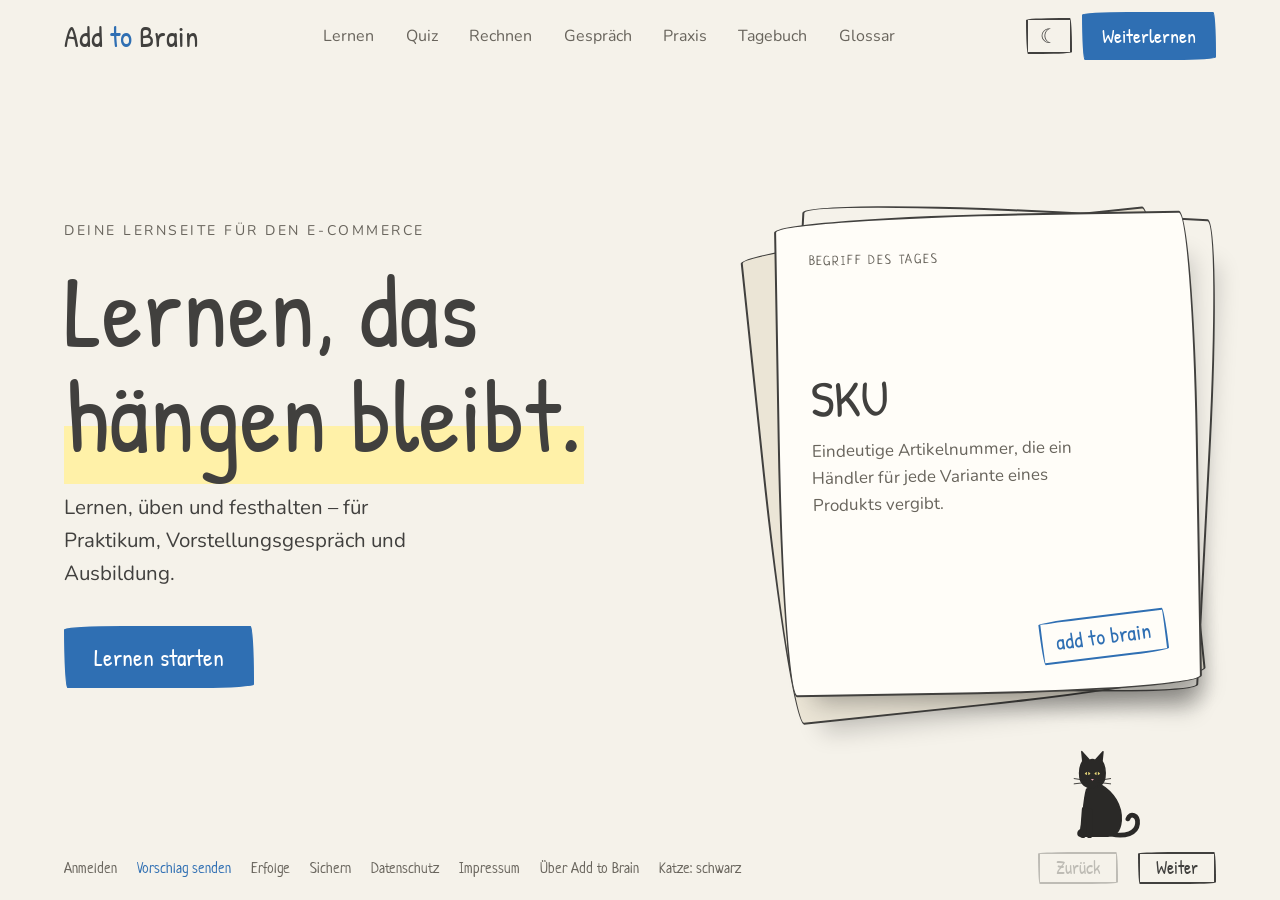
<file: index.html>
<!doctype html>
<html lang="de">
<head>
  <meta charset="utf-8">
  <meta name="viewport" content="width=device-width, initial-scale=1">
  <title>Add to Brain – Lernen für E-Commerce</title>
  <meta name="description" content="Lernseite für Praktikum, Vorstellungsgespräch und Ausbildung zur Kauffrau / zum Kaufmann im E-Commerce.">
  <script>try { if (localStorage.getItem('atb-modus') === 'dunkel') document.documentElement.classList.add('dark'); } catch (e) {}</script>
  <link rel="icon" href="favicon.ico?v=202611121428" sizes="any">
  <link rel="icon" type="image/png" sizes="32x32" href="icons/favicon-32.png?v=202611121428">
  <link rel="icon" type="image/png" sizes="16x16" href="icons/favicon-16.png?v=202611121428">
  <link rel="apple-touch-icon" href="icons/apple-touch-icon.png?v=202611121337">
  <link rel="manifest" href="manifest.webmanifest?v=202611121337">
  <meta name="apple-mobile-web-app-title" content="Add to Brain">
  <meta name="application-name" content="Add to Brain">
  <meta name="theme-color" content="#f5f2ea">
  <link href="css/fonts.css?v=202611121601" rel="stylesheet">
  <link href="css/paper.min.css?v=202611121601" rel="stylesheet">
  <link href="css/katze.css?v=202611121922" rel="stylesheet">
  <link href="css/style.css?v=202611130810" rel="stylesheet">
</head>
<body>
  <header class="kopf">
    <a href="#start" class="logo">Add <span>to</span> Brain</a>
    <nav aria-label="Hauptmenü">
      <ul class="menue">
        <li><a href="#lernen">Lernen</a></li>
        <li><a href="#quiz">Quiz</a></li>
        <li><a href="#rechnen">Rechnen</a></li>
        <li><a href="#training">Gespräch</a></li>
        <li><a href="#shop">Praxis</a></li>
        <li><a href="#tagebuch">Tagebuch</a></li>
        <li><a href="#glossar">Glossar</a></li>
      </ul>
    </nav>
    <button type="button" class="modus" id="modus" aria-pressed="false" aria-label="Dunkelmodus einschalten" title="Dunkelmodus einschalten">☾</button>
    <a href="#quiz" class="cta">Weiterlernen</a>
  </header>

  <main class="spur" id="spur">
    <!-- START -->
    <section id="start" class="seite start">
      <div class="hero">
        <div class="hero-text">
          <span class="kicker">Deine Lernseite für den E-Commerce</span>
          <h1>Lernen, das <mark>hängen bleibt.</mark></h1>
          <p class="lead">Lernen, üben und festhalten – für Praktikum, Vorstellungsgespräch und Ausbildung.</p>
          <a href="#lernen" class="cta gross">Lernen starten</a>
        </div>
        <a href="#glossar" class="stapel" aria-label="Begriff des Tages – zum Glossar">
          <span class="blatt"></span>
          <span class="blatt"></span>
          <span class="blatt">
            <span class="klein">Begriff des Tages</span>
            <span>
              <span class="wort" id="bdt-wort"></span>
              <span class="erkl" id="bdt-erkl"></span>
            </span>
            <span class="stempel">add to brain</span>
          </span>
        </a>
      </div>
      <div class="start-rest">
        <div class="kacheln">
          <a href="#tagebuch" class="card kachel"><div class="card-body">
            <h4 class="card-title">Praktikum</h4>
            <p class="lesbar">Tagebuch führen und Wochenberichte erstellen.</p>
          </div></a>
          <a href="#lernen" class="card kachel"><div class="card-body">
            <h4 class="card-title">Lernen</h4>
            <p class="lesbar">Lerntexte zum Lesen und Vorlesen, mit Mini-Quiz.</p>
          </div></a>
          <a href="#quiz" class="card kachel"><div class="card-body">
            <h4 class="card-title">Quiz</h4>
            <p class="lesbar">Lernkartei: Was sitzt, kommt seltener dran.</p>
          </div></a>
          <a href="#glossar" class="card kachel"><div class="card-body">
            <h4 class="card-title">Glossar</h4>
            <p class="lesbar">Alle Begriffe nachschlagen und eigene hinzufügen.</p>
          </div></a>
          <a href="#training" class="card kachel"><div class="card-body">
            <h4 class="card-title">Gespräch üben</h4>
            <p class="lesbar">Fragen aus dem Vorstellungsgespräch laut beantworten.</p>
          </div></a>
          <a href="#rechnen" class="card kachel"><div class="card-body">
            <h4 class="card-title">Rechnen üben</h4>
            <p class="lesbar">Mehrwertsteuer, Rabatt, Kalkulation und Kennzahlen.</p>
          </div></a>
          <a href="#shop" class="card kachel"><div class="card-body">
            <h4 class="card-title">Praxis</h4>
            <p class="lesbar">Missionen aus dem Alltag von Onlineshops.</p>
          </div></a>
          <a href="#erfolge" class="card kachel"><div class="card-body">
            <h4 class="card-title">Erfolge</h4>
            <p class="lesbar">Punkte, Rang, Abzeichen und Lerntage.</p>
          </div></a>
        </div>
        <div class="card fortschritt-karte"><div class="card-body">
          <h4 class="card-title">Dein Fortschritt</h4>
          <div id="fortschritt"></div>
        </div></div>
      </div>
    </section>

    <!-- LERNEN -->
    <section id="lernen" class="seite" hidden>
      <div id="ln-liste">
        <h2>Lernmodule</h2>
        <p class="lesbar">Lies die Module der Reihe nach oder lass sie dir vorlesen. Nach jedem Modul kommen 3 Fragen. Mit 2 richtigen Antworten ist es bestanden und das nächste wird freigeschaltet.</p>
        <div id="ln-module" class="module"></div>
      </div>

      <div id="ln-modul" hidden>
        <button type="button" id="ln-zurueck" class="btn-small">Zur Übersicht</button>
        <h2 id="ln-titel"></h2>
        <div class="card vorlesen"><div class="card-body">
          <div id="ln-steuerung" class="knoepfe">
            <button type="button" id="ln-play" class="btn-secondary">Vorlesen</button>
            <button type="button" id="ln-pause" hidden>Pause</button>
            <button type="button" id="ln-stopp">Stopp</button>
            <label class="tempo">Tempo
              <select id="ln-tempo">
                <option value="0.8">langsam</option>
                <option value="0.9">etwas langsamer</option>
                <option value="1" selected>normal</option>
                <option value="1.15">etwas schneller</option>
              </select>
            </label>
          </div>
          <p class="hinweis lesbar">Tipp: Auf einen Satz klicken, dann wird ab dort vorgelesen.</p>
          <p id="ln-vorlesen-hinweis" class="hinweis lesbar" hidden>Dein Browser kann leider nicht vorlesen. Probier es mit Edge, Chrome oder Safari.</p>
        </div></div>
        <article id="ln-text" class="lerntext lesbar"></article>
        <button type="button" id="ln-zum-quiz" class="btn-primary">Weiter zum Mini-Quiz</button>
        <div id="ln-quiz" class="card fliesst neue-spalte" hidden><div class="card-body">
          <h4 class="card-title">Mini-Quiz</h4>
          <div id="ln-fragen"></div>
          <p id="ln-ergebnis" class="qz-frage lesbar" aria-live="polite"></p>
          <div id="ln-ergebnis-knoepfe" class="knoepfe"></div>
        </div></div>
      </div>
    </section>

    <!-- RETRO-SHOP -->
    <section id="shop" class="seite" hidden>
      <div id="rs-liste">
        <h2>Praxis</h2>
        <p class="lesbar leise">Hier arbeitest du in ausgedachten Onlineshops mit. In jeder Mission erlebst du eine Situation aus dem Arbeitsalltag und entscheidest, was zu tun ist.</p>
        <p id="rs-stand" class="hinweis"></p>
        <p class="lesbar">Wähle zuerst einen Shop. Die Missionen öffnen sich rechts daneben.</p>
        <div id="rs-shops" class="module"></div>
        <div id="rs-missionen" class="module neue-spalte" hidden></div>
      </div>

      <div id="rs-mission" hidden>
        <button type="button" id="rs-zurueck" class="btn-small">Zur Übersicht</button>
        <p class="qz-stufe" id="rs-thema"></p>
        <h2 id="rs-titel"></h2>
        <p id="rs-geschichte" class="lesbar rs-geschichte"></p>

        <div class="card neue-spalte" id="rs-aufgabe"><div class="card-body">
          <p class="qz-stufe" id="rs-schritt"></p>
          <p class="qz-frage lesbar" id="rs-frage"></p>
          <div class="qz-antworten" id="rs-antworten"></div>
          <p id="rs-rueck" class="lesbar" aria-live="polite"></p>
          <div class="knoepfe"><button type="button" id="rs-weiter" class="btn-primary" hidden>Weiter</button></div>
        </div></div>

        <div class="card ergebnis neue-spalte" id="rs-ende" hidden><div class="card-body">
          <h3 class="card-title">Mission geschafft!</h3>
          <p class="rs-ende-sterne" id="rs-ende-sterne"></p>
          <p id="rs-ende-text" class="lesbar"></p>
          <div class="knoepfe">
            <button type="button" id="rs-naechste" class="btn-primary">Nächste Mission</button>
            <button type="button" id="rs-zur-liste">Zur Übersicht</button>
          </div>
        </div></div>
      </div>
    </section>

    <!-- ERFOLGE -->
    <section id="erfolge" class="seite" hidden>
      <h2>Deine Erfolge</h2>
      <p class="lesbar leise">Punkte gibt es für alles, was du lernst. Kein Druck: Pausen sind erlaubt, und nichts geht verloren.</p>

      <div class="card"><div class="card-body">
        <p class="qz-stufe">Dein Rang</p>
        <p class="er-rang" id="er-rang"></p>
        <p id="er-punkte" class="lesbar"></p>
        <div class="progress"><div class="bar secondary" id="er-balken"></div></div>
        <p id="er-naechster" class="hinweis"></p>
        <h4 class="card-title">Lerntage</h4>
        <p id="er-tage" class="lesbar"></p>
        <p class="hinweis">Es zählt jeder Tag, an dem du etwas lernst oder einträgst. Eine Pause setzt nichts zurück.</p>
      </div></div>

      <div class="card neue-spalte fliesst"><div class="card-body">
        <h4 class="card-title">So bekommst du Punkte</h4>
        <ul id="er-punkteliste" class="er-punkteliste"></ul>
      </div></div>

      <div class="card neue-spalte fliesst"><div class="card-body">
        <h4 class="card-title">Abzeichen</h4>
        <p id="er-anzahl" class="hinweis"></p>
        <ul id="er-abzeichen" class="abzeichen-liste"></ul>
      </div></div>
    </section>

    <!-- RECHNEN -->
    <section id="rechnen" class="seite" hidden>
      <h2>Rechnen üben</h2>
      <p class="lesbar leise">Typische Rechnungen aus dem Onlinehandel: Mehrwertsteuer, Rabatt, Kalkulation, Kennzahlen, Werbung, Lager und Kosten. Die Zahlen sind jedes Mal neu. Nach dem Prüfen siehst du den Rechenweg.</p>

      <div class="card"><div class="card-body">
        <h4 class="card-title">Thema</h4>
        <div class="knoepfe rc-themen" id="rc-themen"></div>
      </div></div>

      <div class="card neue-spalte"><div class="card-body">
        <h4 class="card-title" id="rc-formeln-titel">Formeln</h4>
        <ul id="rc-formeln" class="lesbar rc-formeln"></ul>
        <p class="hinweis">Tipp: Runde Geldbeträge auf zwei Stellen nach dem Komma. Komma oder Punkt – beides geht.</p>
      </div></div>

      <div class="card neue-spalte" id="rc-aufgabe-karte"><div class="card-body">
        <h4 class="card-title">Jetzt du</h4>
        <p class="qz-stufe" id="rc-titel"></p>
        <p class="rc-aufgabe" id="rc-aufgabe"></p>
        <form id="rc-form" class="rc-form" autocomplete="off">
          <label for="rc-eingabe" class="unsichtbar">Deine Lösung</label>
          <input id="rc-eingabe" type="text" inputmode="decimal" placeholder="Deine Lösung">
          <span id="rc-einheit" class="rc-einheit"></span>
          <button type="submit" id="rc-pruefen" class="btn-primary">Prüfen</button>
        </form>
        <p id="rc-rueck" class="lesbar meldung" aria-live="polite"></p>
        <div id="rc-weg" hidden>
          <h4 class="card-title">Rechenweg</h4>
          <ol id="rc-weg-liste" class="lesbar rc-weg"></ol>
        </div>
        <div class="knoepfe"><button type="button" id="rc-naechste" class="btn-primary" hidden>Nächste Aufgabe</button></div>
      </div></div>

      <div class="card"><div class="card-body">
        <h4 class="card-title">Dein Stand</h4>
        <ul id="rc-stand" class="lesbar rc-formeln"></ul>
      </div></div>
    </section>

    <!-- TRAINING: Vorstellungsgespräch -->
    <section id="training" class="seite" hidden>
      <h2>Gespräch üben</h2>
      <p class="lesbar leise">Lass dir eine typische Frage vorlesen und antworte laut. „Antwort starten“ misst die Zeit und nimmt dich zum Anhören auf (wird nicht gespeichert).</p>

      <div class="card" id="gs-uebung"><div class="card-body">
        <p class="qz-stufe" id="gs-nummer"></p>
        <p class="gs-frage" id="gs-frage"></p>
        <div class="knoepfe">
          <button type="button" id="gs-vorlesen" class="btn-small">Vorlesen</button>
          <button type="button" id="gs-start" class="btn-primary">Antwort starten</button>
          <span class="gs-zeit" id="gs-zeit" aria-live="off">0:00</span>
        </div>
        <div class="knoepfe gs-aufnahme">
          <button type="button" id="gs-naechste" class="btn-primary gs-weiter">Nächste Frage</button>
          <audio id="gs-audio" controls hidden></audio>
        </div>
        <p id="gs-aufnahme-info" class="hinweis"></p>
      </div></div>

      <div class="card neue-spalte"><div class="card-body">
        <h4 class="card-title">Tipps zu dieser Frage</h4>
        <ul id="gs-tipps" class="lesbar gs-tipps"></ul>
      </div></div>

      <div class="card"><div class="card-body">
        <h4 class="card-title">Wie lief's?</h4>
        <div class="knoepfe">
          <button type="button" class="btn-small btn-success" data-bewertung="gut">Gut</button>
          <button type="button" class="btn-small btn-warning" data-bewertung="geht">Geht so</button>
          <button type="button" class="btn-small btn-danger" data-bewertung="nochmal">Nochmal üben</button>
        </div>
        <p id="gs-bewertet" class="lesbar meldung" aria-live="polite"></p>
      </div></div>

      <div class="card neue-spalte"><div class="card-body">
        <h4 class="card-title">Deine Stichpunkte</h4>
        <p class="hinweis">Nur Stichpunkte, keinen ganzen Text – sonst klingt es auswendig gelernt. Wird automatisch gespeichert.</p>
        <textarea id="gs-notiz" aria-label="Deine Stichpunkte zu dieser Frage" rows="8" placeholder="Zum Beispiel: Callcenter – freundlich bleiben, auch bei vielen Anrufen"></textarea>
      </div></div>

      <div class="card neue-spalte fliesst"><div class="card-body">
        <h4 class="card-title">Alle Fragen</h4>
        <p id="gs-stand" class="hinweis"></p>
        <ul id="gs-liste" class="gs-liste"></ul>
      </div></div>
    </section>

    <!-- KONTO -->
    <section id="konto" class="seite" hidden>
      <h2>Mein Konto</h2>

      <div id="ko-aus">
        <p class="lesbar leise">Die Anmeldung ist freiwillig. Ohne Anmeldung bleibt alles nur in diesem Browser. Mit Anmeldung hast du deinen Lernstand und dein Tagebuch auf jedem Gerät – zum Beispiel zu Hause und im BTZ.</p>
        <div class="card"><div class="card-body">
          <h4 class="card-title">Anmelden</h4>
          <form id="ko-form" class="formular">
            <label>E-Mail-Adresse<input type="email" id="ko-mail" required autocomplete="username email"></label>
            <label>Konto-Passwort<input type="password" id="ko-passwort" autocomplete="current-password"></label>
            <div class="knoepfe">
              <button type="submit" id="ko-anmelden" class="btn-primary">Anmelden</button>
              <button type="button" id="ko-vergessen" class="gs-link ko-vergessen">Passwort vergessen?</button>
            </div>
          </form>
          <p id="ko-meldung" class="lesbar meldung" aria-live="polite"></p>
        </div></div>

        <div class="card neue-spalte"><div class="card-body">
          <h4 class="card-title">Neu hier?</h4>
          <p class="lesbar">Dann schicken wir dir einen Anmeldelink an die E-Mail-Adresse links. Öffne ihn auf diesem Gerät.</p>
          <div class="formular">
            <label class="haken"><input type="checkbox" id="ko-einwilligung"> <span>Ich willige ein, dass mein Lernstand und – verschlüsselt – mein Tagebuch gespeichert werden, damit ich sie auf mehreren Geräten nutzen kann. Ich kann die Einwilligung jederzeit widerrufen, indem ich mein Konto lösche. Mehr dazu in der <a href="datenschutz.html">Datenschutzerklärung</a>.</span></label>
            <div class="knoepfe"><button type="button" id="ko-senden" class="btn-secondary">Anmeldelink schicken</button></div>
          </div>
          <p id="ko-link-meldung" class="lesbar meldung" aria-live="polite"></p>
        </div></div>

        <div class="card"><div class="card-body">
          <h4 class="card-title">So funktioniert es</h4>
          <p class="lesbar">Beim ersten Mal bekommst du einen Anmeldelink per E-Mail. Öffne ihn auf dem Gerät, auf dem du dich anmelden willst. Danach legst du unter „Mein Konto“ ein Konto-Passwort fest und meldest dich ab dann überall mit E-Mail und Passwort an.</p>
          <p class="lesbar">Dein Tagebuch schützt du zusätzlich mit einem eigenen Tagebuch-Passwort. Es wird verschlüsselt, bevor es deinen Browser verlässt. Niemand außer dir kann es lesen – auch nicht die Betreiberin der Seite.</p>
        </div></div>
      </div>

      <div id="ko-ein" hidden>
        <div class="card"><div class="card-body">
          <h4 class="card-title">Angemeldet</h4>
          <p class="lesbar">Als <strong id="ko-email"></strong></p>
          <p id="ko-sync" class="lesbar leise meldung" aria-live="polite"></p>
          <div class="knoepfe"><button type="button" id="ko-jetzt" class="btn-small">Jetzt synchronisieren</button></div>
        </div></div>

        <div class="card"><div class="card-body">
          <h4 class="card-title">Konto-Passwort</h4>
          <p class="lesbar">Mit E-Mail und Konto-Passwort meldest du dich auf jedem Gerät an. Ändern musst du es nur, wenn du möchtest.</p>
          <div class="knoepfe"><button type="button" id="ko-kontopw-auf" class="btn-small" aria-expanded="false" aria-controls="ko-kontopw-form">Passwort ändern</button></div>
          <form id="ko-kontopw-form" class="formular" hidden>
            <p class="hinweis">Nimm am besten ein anderes Passwort als für dein Tagebuch.</p>
            <input type="email" autocomplete="username" hidden aria-hidden="true" tabindex="-1">
            <label>Neues Konto-Passwort (mindestens 8 Zeichen)<input type="password" id="ko-kpw1" autocomplete="new-password" required></label>
            <label>Noch einmal<input type="password" id="ko-kpw2" autocomplete="new-password" required></label>
            <div class="knoepfe"><button type="submit" class="btn-primary">Passwort speichern</button></div>
          </form>
          <p id="ko-kontopw-meldung" class="lesbar meldung" aria-live="polite"></p>
        </div></div>

        <div class="card neue-spalte"><div class="card-body">
          <h4 class="card-title">Tagebuch-Schutz</h4>
          <div id="ko-tb-aktiv" hidden>
            <p class="lesbar">Dein Tagebuch wird verschlüsselt gespeichert und auf deinen Geräten abgeglichen.</p>
          </div>
          <div id="ko-tb-neu" hidden>
            <p class="lesbar">Lege ein Tagebuch-Passwort fest. Damit wird dein Tagebuch verschlüsselt, bevor es gespeichert wird. <strong>Wichtig:</strong> Vergisst du das Passwort, kann niemand dein Tagebuch wiederherstellen – auch nicht die Betreiberin.</p>
            <form id="ko-tb-neu-form" class="formular">
              <label>Tagebuch-Passwort (mindestens 8 Zeichen)<input type="password" id="ko-pw1" autocomplete="new-password" required></label>
              <label>Noch einmal<input type="password" id="ko-pw2" autocomplete="new-password" required></label>
              <label class="haken"><input type="checkbox" id="ko-pw-verstanden"> <span>Ich habe verstanden: Ohne dieses Passwort komme ich nicht mehr an mein gespeichertes Tagebuch.</span></label>
              <div class="knoepfe"><button type="submit" class="btn-primary">Tagebuch schützen</button></div>
            </form>
            <p id="ko-tb-meldung" class="lesbar meldung" aria-live="polite"></p>
          </div>
          <div id="ko-tb-entsperren" hidden>
            <p class="lesbar">In deinem Konto liegt ein verschlüsseltes Tagebuch. Gib dein Tagebuch-Passwort ein, um es auf diesem Gerät zu öffnen.</p>
            <form id="ko-tb-entsperren-form" class="formular">
              <label>Tagebuch-Passwort<input type="password" id="ko-pw3" autocomplete="current-password" required></label>
              <div class="knoepfe"><button type="submit" class="btn-primary">Tagebuch öffnen</button></div>
            </form>
            <p id="ko-tb-meldung2" class="lesbar meldung" aria-live="polite"></p>
          </div>
        </div></div>

        <div class="card neue-spalte"><div class="card-body">
          <h4 class="card-title">Abmelden</h4>
          <p class="lesbar">Auf einem fremden oder gemeinsam genutzten Computer, zum Beispiel im BTZ: am besten „Abmelden und Daten entfernen“ wählen. Deine Daten bleiben in deinem Konto.</p>
          <div class="knoepfe">
            <button type="button" id="ko-abmelden" class="btn-small">Abmelden</button>
            <button type="button" id="ko-abmelden-entfernen" class="btn-small">Abmelden und Daten entfernen</button>
          </div>
        </div></div>

        <div class="card"><div class="card-body">
          <h4 class="card-title">Konto löschen</h4>
          <p class="lesbar">Löscht dein Konto und alle Daten, die auf dem Server gespeichert sind. Das lässt sich nicht rückgängig machen.</p>
          <div class="knoepfe"><button type="button" id="ko-loeschen" class="btn-small btn-danger">Konto löschen</button></div>
        </div></div>
      </div>
    </section>

    <!-- TAGEBUCH -->
    <section id="tagebuch" class="seite" hidden>
      <h2>Praktikumstagebuch</h2>
      <p class="lesbar leise">Ein Eintrag pro Praktikumstag. Aus den Einträgen einer Woche entsteht auf Knopfdruck der Wochenbericht.</p>

      <div class="card"><div class="card-body">
        <h4 class="card-title">Wochenbericht</h4>
        <div class="reihe">
          <label>Woche<input type="week" id="wb-woche"></label>
          <button type="button" id="wb-erstellen" class="btn-primary">Erstellen</button>
        </div>
        <textarea id="wb-text" class="lesbar" rows="12" readonly hidden></textarea>
        <button type="button" id="wb-kopieren" hidden>Kopieren</button>
      </div></div>

      <div class="card neue-spalte"><div class="card-body">
        <h4 class="card-title">Neuer Eintrag</h4>
        <form id="tb-form" class="formular">
          <div class="reihe tb-zeit">
            <label>Datum<input type="date" id="tb-datum" required></label>
            <label>Von<input type="time" id="tb-von"></label>
            <label>Bis<input type="time" id="tb-bis"></label>
          </div>
          <label>Tätigkeiten<textarea id="tb-taetigkeiten" rows="2" placeholder="Was habe ich heute gemacht?"></textarea></label>
          <label>Gelerntes<textarea id="tb-gelernt" rows="2" placeholder="Was habe ich Neues gelernt?"></textarea></label>
          <label>Offene Fragen<textarea id="tb-fragen" rows="2" placeholder="Was will ich noch klären?"></textarea></label>
          <div class="knoepfe">
            <button type="submit" class="btn-success">Speichern</button>
            <button type="button" id="tb-abbrechen" hidden>Abbrechen</button>
          </div>
        </form>
      </div></div>

      <div class="card neue-spalte fliesst"><div class="card-body">
        <h4 class="card-title">Meine Einträge</h4>
        <div id="tb-liste"></div>
      </div></div>
    </section>

    <!-- GLOSSAR -->
    <section id="glossar" class="seite" hidden>
      <h2>Glossar</h2>
      <div class="card"><div class="card-body">
        <h4 class="card-title">Add to Brain</h4>
        <p class="lesbar">Begriff gehört und nicht verstanden? Hier eintragen. Er kommt ins Glossar und ins Quiz.</p>
        <form id="ab-form" class="formular">
          <label>Begriff<input type="text" id="ab-begriff" required></label>
          <label>Erklärung<textarea id="ab-erklaerung" rows="2" placeholder="Wenn du es noch nicht weißt: leer lassen und später ergänzen"></textarea></label>
          <div class="knoepfe"><button type="submit" class="btn-secondary">Add to Brain</button></div>
        </form>
      </div></div>

      <div class="card neue-spalte fliesst"><div class="card-body">
        <h4 class="card-title">Alle Begriffe</h4>
        <input type="search" id="gl-suche" placeholder="Suchen …" aria-label="Glossar durchsuchen">
        <dl id="gl-liste" class="glossar lesbar"></dl>
      </div></div>
    </section>

    <!-- QUIZ -->
    <section id="quiz" class="seite" hidden>
      <h2>Quiz</h2>
      <p class="lesbar leise">Hier übst du die Begriffe aus dem Glossar. Die Lernkartei merkt sich, was schon sitzt, und fragt es seltener ab.</p>
      <div class="card"><div class="card-body">
        <p id="qz-info" class="lesbar"></p>
        <div id="qz-karte" hidden>
          <p class="qz-stufe" id="qz-stufe"></p>
          <p class="qz-frage lesbar" id="qz-frage"></p>
          <div class="qz-antworten" id="qz-antworten"></div>
          <p class="qz-rueckmeldung lesbar" id="qz-rueckmeldung" aria-live="polite"></p>
          <div class="knoepfe">
            <button type="button" id="qz-weiter" class="btn-primary" hidden>Nächste Frage</button>
            <button type="button" id="qz-beenden" class="btn-small">Quiz beenden</button>
          </div>
        </div>
        <button type="button" id="qz-start" class="btn-primary">Los geht's</button>
      </div></div>

      <div class="card"><div class="card-body">
        <h4 class="card-title">So funktioniert die Lernkartei</h4>
        <p class="lesbar">Jeder Begriff liegt in einem von fünf Fächern. Richtig beantwortet, rutscht er ein Fach weiter und kommt seltener dran (Fach 1: sofort, 2: nach 1 Tag, 3: nach 3 Tagen, 4: nach 7 Tagen, 5: nach 14 Tagen). Falsch beantwortet, geht er zurück in Fach 1. Stufe 2 und 3 werden freigeschaltet, wenn die meisten Begriffe der Stufe davor mindestens in Fach 3 liegen.</p>
      </div></div>

      <div id="qz-ergebnis" class="card ergebnis neue-spalte fliesst" hidden><div class="card-body">
        <h4 class="card-title" id="qz-erg-titel"></h4>
        <p class="ergebnis-zahl" id="qz-erg-zahl"></p>
        <p class="lesbar" id="qz-erg-text"></p>
        <div id="qz-erg-liste" class="lesbar"></div>
        <div class="knoepfe"><button type="button" id="qz-erg-ok" class="btn-primary">Alles klar</button></div>
      </div></div>

      <div class="card neue-spalte" id="qz-kartei-karte"><div class="card-body">
        <h4 class="card-title">Deine Lernkartei</h4>
        <ol id="qz-faecher" class="qz-faecher" aria-label="Begriffe je Fach"></ol>
        <p id="qz-stufen" class="hinweis"></p>
      </div></div>

    </section>

    <!-- SICHERN -->
    <section id="sichern" class="seite" hidden>
      <h2>Sichern</h2>
      <div class="card"><div class="card-body">
        <p class="lesbar">Ohne Anmeldung liegen deine Daten nur in diesem Browser. Mit der Sicherungsdatei hast du jederzeit eine Kopie – oder du meldest dich unter „Mein Konto“ an, dann werden sie automatisch abgeglichen.</p>
        <div class="knoepfe">
          <button type="button" id="si-export" class="btn-success">Sicherung herunterladen</button>
          <label class="paper-btn">Sicherung einlesen<input type="file" id="si-import" accept=".json,application/json" hidden></label>
        </div>
        <p id="si-meldung" class="lesbar" aria-live="polite"></p>
      </div></div>
    </section>
  </main>

  <div id="ln-schwebe" class="schwebe" hidden aria-label="Vorlesen steuern">
    <span class="schwebe-text">Vorlesen</span>
    <button type="button" id="ln-s-pause" class="btn-small">Pause</button>
    <button type="button" id="ln-s-stopp" class="btn-small">Stopp</button>
  </div>

  <div class="leiste" aria-label="Fortschritt und Steuerung">
    <a href="#konto" class="leiste-link" id="leiste-konto">Anmelden</a>
    <a href="#" class="leiste-link leiste-vorschlag" data-feedback>Vorschlag senden</a>
    <a href="#erfolge" class="leiste-link">Erfolge</a>
    <a href="#sichern" class="leiste-link">Sichern</a>
    <a href="datenschutz.html" class="leiste-link">Datenschutz</a>
    <a href="impressum.html" class="leiste-link">Impressum</a>
    <a href="vorstellung.html" class="leiste-link">Über Add to Brain</a>
    <div class="balken" aria-hidden="true"><i id="balken"></i></div>
    <button class="pfeil" id="pfeil-links" type="button">Zurück</button>
    <button class="pfeil" id="pfeil-rechts" type="button">Weiter</button>
  </div>

  <script src="js/daten.js?v=202611130745"></script>
  <script src="js/module.js?v=202611130745"></script>
  <script src="js/lernen.js?v=202611130850"></script>
  <script src="js/gespraech.js?v=202611121905"></script>
  <script src="js/rechnen.js?v=202611130745"></script>
  <script src="js/missionen.js?v=202611130810"></script>
  <script src="js/app.js?v=202611130745"></script>
  <script src="js/erfolge.js?v=202611121601"></script>
  <script src="js/feedback.js?v=202611121601"></script>
  <script src="js/modus.js?v=202611121601"></script>
  <script src="js/scroll.js?v=202611121601"></script>
  <script src="js/katze.js?v=202611130905"></script>
  <script src="js/konto.js?v=202611121946"></script>
</body>
</html>
</file>
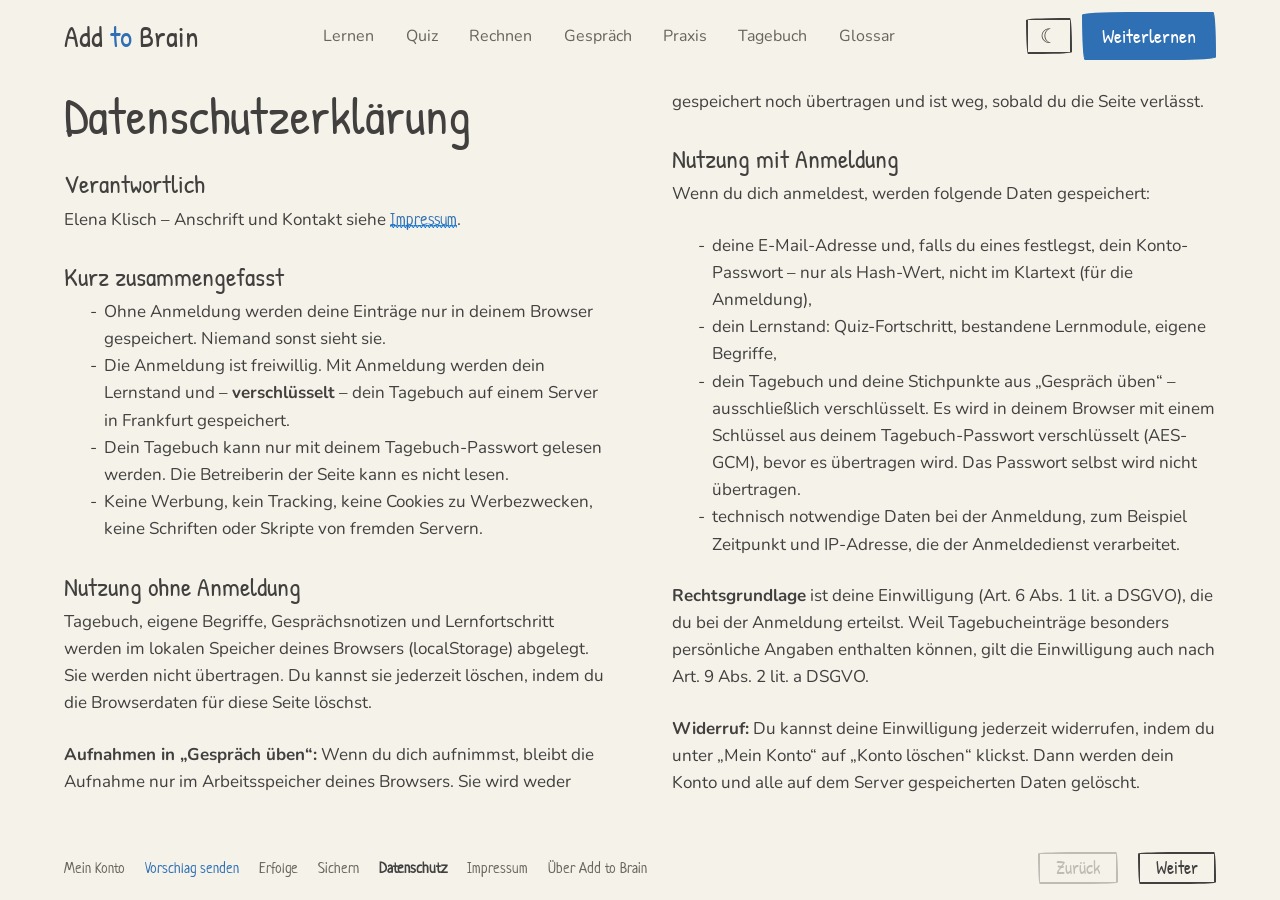
<file: datenschutz.html>
<!doctype html>
<html lang="de">
<head>
  <meta charset="utf-8">
  <meta name="viewport" content="width=device-width, initial-scale=1">
  <title>Datenschutzerklärung – Add to Brain</title>
  <meta name="description" content="Datenschutzerklärung der Lernseite Add to Brain.">
  <script>try { if (localStorage.getItem('atb-modus') === 'dunkel') document.documentElement.classList.add('dark'); } catch (e) {}</script>
  <link rel="icon" href="favicon.ico?v=202611121428" sizes="any">
  <link rel="icon" type="image/png" sizes="32x32" href="icons/favicon-32.png?v=202611121428">
  <link rel="icon" type="image/png" sizes="16x16" href="icons/favicon-16.png?v=202611121428">
  <link rel="apple-touch-icon" href="icons/apple-touch-icon.png?v=202611121337">
  <link rel="manifest" href="manifest.webmanifest?v=202611121337">
  <meta name="apple-mobile-web-app-title" content="Add to Brain">
  <meta name="application-name" content="Add to Brain">
  <meta name="theme-color" content="#f5f2ea">
  <link href="css/fonts.css?v=202611121505" rel="stylesheet">
  <link href="css/paper.min.css?v=202611121505" rel="stylesheet">
  <link href="css/style.css?v=202611121505" rel="stylesheet">
</head>
<body>
  <header class="kopf">
    <a href="index.html#start" class="logo">Add <span>to</span> Brain</a>
    <nav aria-label="Hauptmenü">
      <ul class="menue">
        <li><a href="index.html#lernen">Lernen</a></li>
        <li><a href="index.html#quiz">Quiz</a></li>
        <li><a href="index.html#rechnen">Rechnen</a></li>
        <li><a href="index.html#training">Gespräch</a></li>
        <li><a href="index.html#shop">Praxis</a></li>
        <li><a href="index.html#tagebuch">Tagebuch</a></li>
        <li><a href="index.html#glossar">Glossar</a></li>
      </ul>
    </nav>
    <button type="button" class="modus" id="modus" aria-pressed="false" aria-label="Dunkelmodus einschalten" title="Dunkelmodus einschalten">☾</button>
    <a href="index.html#quiz" class="cta">Weiterlernen</a>
  </header>

  <main class="spur" id="spur">
    <section class="seite text-seite">
      <h2>Datenschutzerklärung</h2>

      <h3>Verantwortlich</h3>
      <p>Elena Klisch – Anschrift und Kontakt siehe <a href="impressum.html">Impressum</a>.</p>

      <h3>Kurz zusammengefasst</h3>
      <ul>
        <li>Ohne Anmeldung werden deine Einträge nur in deinem Browser gespeichert. Niemand sonst sieht sie.</li>
        <li>Die Anmeldung ist freiwillig. Mit Anmeldung werden dein Lernstand und – <strong>verschlüsselt</strong> – dein Tagebuch auf einem Server in Frankfurt gespeichert.</li>
        <li>Dein Tagebuch kann nur mit deinem Tagebuch-Passwort gelesen werden. Die Betreiberin der Seite kann es nicht lesen.</li>
        <li>Keine Werbung, kein Tracking, keine Cookies zu Werbezwecken, keine Schriften oder Skripte von fremden Servern.</li>
      </ul>

      <h3>Nutzung ohne Anmeldung</h3>
      <p>Tagebuch, eigene Begriffe, Gesprächsnotizen und Lernfortschritt werden im lokalen Speicher deines Browsers (localStorage) abgelegt. Sie werden nicht übertragen. Du kannst sie jederzeit löschen, indem du die Browserdaten für diese Seite löschst.</p>

      <p><strong>Aufnahmen in „Gespräch üben“:</strong> Wenn du dich aufnimmst, bleibt die Aufnahme nur im Arbeitsspeicher deines Browsers. Sie wird weder gespeichert noch übertragen und ist weg, sobald du die Seite verlässt.</p>

      <h3>Nutzung mit Anmeldung</h3>
      <p>Wenn du dich anmeldest, werden folgende Daten gespeichert:</p>
      <ul>
        <li>deine E-Mail-Adresse und, falls du eines festlegst, dein Konto-Passwort – nur als Hash-Wert, nicht im Klartext (für die Anmeldung),</li>
        <li>dein Lernstand: Quiz-Fortschritt, bestandene Lernmodule, eigene Begriffe,</li>
        <li>dein Tagebuch und deine Stichpunkte aus „Gespräch üben“ – ausschließlich verschlüsselt. Es wird in deinem Browser mit einem Schlüssel aus deinem Tagebuch-Passwort verschlüsselt (AES-GCM), bevor es übertragen wird. Das Passwort selbst wird nicht übertragen.</li>
        <li>technisch notwendige Daten bei der Anmeldung, zum Beispiel Zeitpunkt und IP-Adresse, die der Anmeldedienst verarbeitet.</li>
      </ul>
      <p><strong>Rechtsgrundlage</strong> ist deine Einwilligung (Art. 6 Abs. 1 lit. a DSGVO), die du bei der Anmeldung erteilst. Weil Tagebucheinträge besonders persönliche Angaben enthalten können, gilt die Einwilligung auch nach Art. 9 Abs. 2 lit. a DSGVO.</p>
      <p><strong>Widerruf:</strong> Du kannst deine Einwilligung jederzeit widerrufen, indem du unter „Mein Konto“ auf „Konto löschen“ klickst. Dann werden dein Konto und alle auf dem Server gespeicherten Daten gelöscht.</p>
      <p><strong>Speicherdauer:</strong> bis du dein Konto löschst.</p>

      <h3>Verbesserungsvorschläge</h3>
      <p>Über „Vorschlag senden“ kannst du freiwillig einen Hinweis schicken. Gespeichert werden dein Text, die Seite, auf der du gerade warst, die Bildschirmgröße und – nur wenn du eines anhängst – ein Bild. Deine E-Mail-Adresse wird nur gespeichert, wenn du eine Antwort möchtest. Die Daten liegen bei Supabase in Frankfurt und können nur von der Betreiberin gelesen werden. Sie werden gelöscht, sobald der Vorschlag bearbeitet ist, spätestens nach 12 Monaten.</p>
      <p><strong>Rechtsgrundlage</strong> ist deine Einwilligung durch das Absenden (Art. 6 Abs. 1 lit. a DSGVO). Bitte schick auf Bildern keine fremden oder sensiblen Daten mit.</p>

      <h3>Dienstleister</h3>
      <p><strong>Anmeldung und Datenbank:</strong> Supabase Inc. Die Daten werden auf Servern in Frankfurt am Main (EU) gespeichert. Supabase versendet auch die Anmelde-E-Mails. Mit Supabase besteht ein Vertrag zur Auftragsverarbeitung (Data Processing Addendum), der Bestandteil der Nutzungsbedingungen von Supabase ist; für Übermittlungen in die USA gelten die Standardvertragsklauseln der EU-Kommission.</p>
      <p><strong>Bereitstellung der Webseite:</strong> GitHub Pages (GitHub Inc.). Beim Aufruf der Seite verarbeitet GitHub technisch notwendige Daten wie die IP-Adresse.</p>

      <h3>Deine Rechte</h3>
      <p>Du hast das Recht auf Auskunft, Berichtigung, Löschung, Einschränkung der Verarbeitung und Datenübertragbarkeit (die Funktion „Sichern“ liefert dir alle Daten als Datei). Außerdem kannst du dich bei einer Datenschutz-Aufsichtsbehörde beschweren, zum Beispiel bei der Landesbeauftragten für Datenschutz und Informationsfreiheit Nordrhein-Westfalen.</p>

      <p style="margin-top:36px;color:var(--grau)">Stand: November 2026</p>
    </section>
  </main>

  <div class="leiste" aria-label="Fortschritt und Steuerung">
    <a href="index.html#konto" class="leiste-link">Mein Konto</a>
    <a href="#" class="leiste-link leiste-vorschlag" data-feedback>Vorschlag senden</a>
    <a href="index.html#erfolge" class="leiste-link">Erfolge</a>
    <a href="index.html#sichern" class="leiste-link">Sichern</a>
    <a href="datenschutz.html" class="leiste-link" aria-current="page">Datenschutz</a>
    <a href="impressum.html" class="leiste-link">Impressum</a>
    <a href="vorstellung.html" class="leiste-link">Über Add to Brain</a>
    <div class="balken" aria-hidden="true"><i id="balken"></i></div>
    <button class="pfeil" id="pfeil-links" type="button">Zurück</button>
    <button class="pfeil" id="pfeil-rechts" type="button">Weiter</button>
  </div>

  <script src="js/feedback.js?v=202611121505"></script>
  <script src="js/modus.js?v=202611121505"></script>
  <script src="js/scroll.js?v=202611121505"></script>
</body>
</html>
</file>
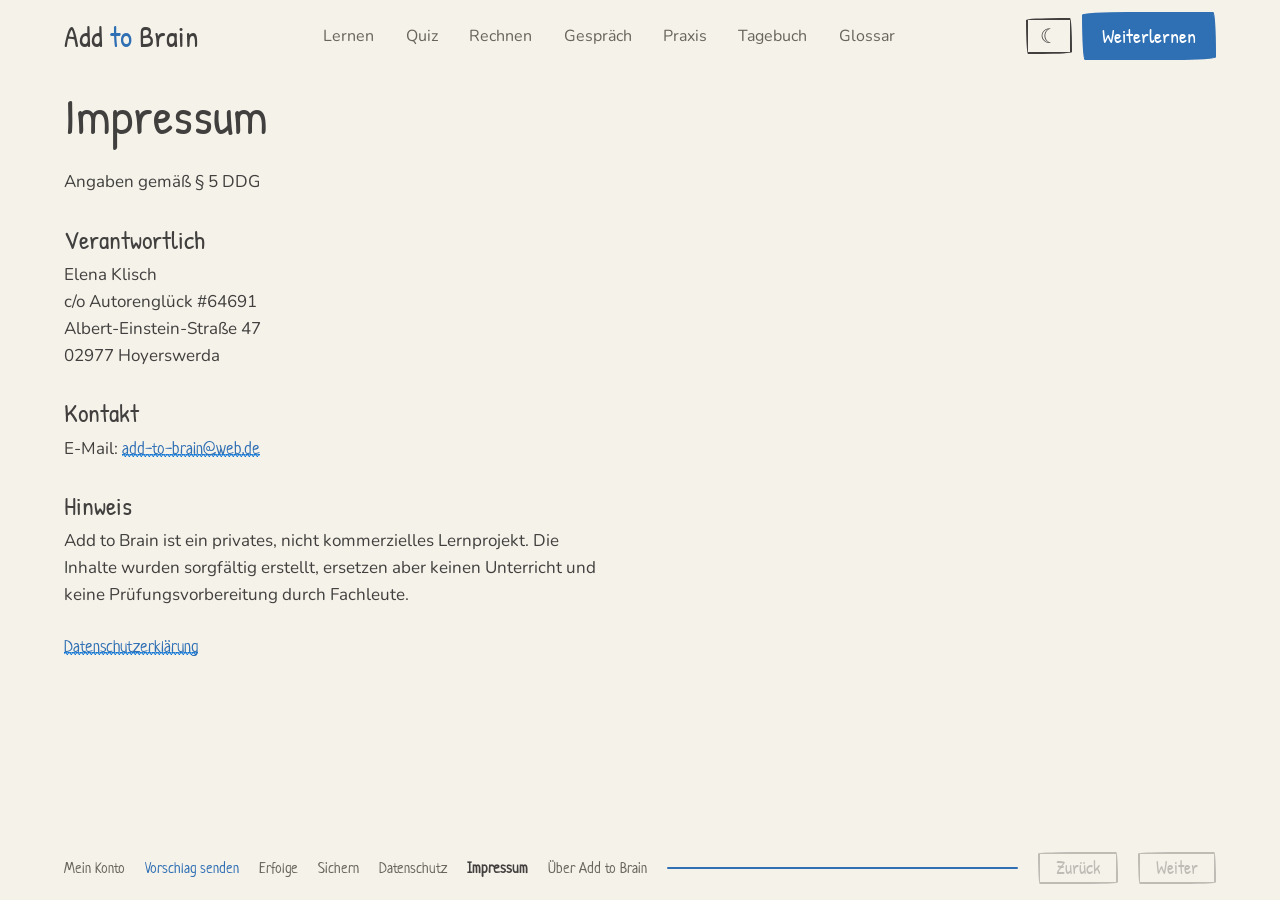
<file: impressum.html>
<!doctype html>
<html lang="de">
<head>
  <meta charset="utf-8">
  <meta name="viewport" content="width=device-width, initial-scale=1">
  <title>Impressum – Add to Brain</title>
  <meta name="description" content="Impressum der Lernseite Add to Brain.">
  <script>try { if (localStorage.getItem('atb-modus') === 'dunkel') document.documentElement.classList.add('dark'); } catch (e) {}</script>
  <link rel="icon" href="favicon.ico?v=202611121428" sizes="any">
  <link rel="icon" type="image/png" sizes="32x32" href="icons/favicon-32.png?v=202611121428">
  <link rel="icon" type="image/png" sizes="16x16" href="icons/favicon-16.png?v=202611121428">
  <link rel="apple-touch-icon" href="icons/apple-touch-icon.png?v=202611121337">
  <link rel="manifest" href="manifest.webmanifest?v=202611121337">
  <meta name="apple-mobile-web-app-title" content="Add to Brain">
  <meta name="application-name" content="Add to Brain">
  <meta name="theme-color" content="#f5f2ea">
  <link href="css/fonts.css?v=202611121505" rel="stylesheet">
  <link href="css/paper.min.css?v=202611121505" rel="stylesheet">
  <link href="css/style.css?v=202611121505" rel="stylesheet">
</head>
<body>
  <header class="kopf">
    <a href="index.html#start" class="logo">Add <span>to</span> Brain</a>
    <nav aria-label="Hauptmenü">
      <ul class="menue">
        <li><a href="index.html#lernen">Lernen</a></li>
        <li><a href="index.html#quiz">Quiz</a></li>
        <li><a href="index.html#rechnen">Rechnen</a></li>
        <li><a href="index.html#training">Gespräch</a></li>
        <li><a href="index.html#shop">Praxis</a></li>
        <li><a href="index.html#tagebuch">Tagebuch</a></li>
        <li><a href="index.html#glossar">Glossar</a></li>
      </ul>
    </nav>
    <button type="button" class="modus" id="modus" aria-pressed="false" aria-label="Dunkelmodus einschalten" title="Dunkelmodus einschalten">☾</button>
    <a href="index.html#quiz" class="cta">Weiterlernen</a>
  </header>

  <main class="spur" id="spur">
    <section class="seite text-seite">
      <h2>Impressum</h2>
      <p>Angaben gemäß § 5 DDG</p>
      <h3>Verantwortlich</h3>
      <p>Elena Klisch<br>c/o Autorenglück #64691<br>Albert-Einstein-Straße 47<br>02977 Hoyerswerda</p>
      <h3>Kontakt</h3>
      <p>E-Mail: <a href="mailto:add-to-brain@web.de">add-to-brain@web.de</a></p>
      <h3>Hinweis</h3>
      <p>Add to Brain ist ein privates, nicht kommerzielles Lernprojekt. Die Inhalte wurden sorgfältig erstellt, ersetzen aber keinen Unterricht und keine Prüfungsvorbereitung durch Fachleute.</p>
      <p><a href="datenschutz.html">Datenschutzerklärung</a></p>
    </section>
  </main>

  <div class="leiste" aria-label="Fortschritt und Steuerung">
    <a href="index.html#konto" class="leiste-link">Mein Konto</a>
    <a href="#" class="leiste-link leiste-vorschlag" data-feedback>Vorschlag senden</a>
    <a href="index.html#erfolge" class="leiste-link">Erfolge</a>
    <a href="index.html#sichern" class="leiste-link">Sichern</a>
    <a href="datenschutz.html" class="leiste-link">Datenschutz</a>
    <a href="impressum.html" class="leiste-link" aria-current="page">Impressum</a>
    <a href="vorstellung.html" class="leiste-link">Über Add to Brain</a>
    <div class="balken" aria-hidden="true"><i id="balken"></i></div>
    <button class="pfeil" id="pfeil-links" type="button">Zurück</button>
    <button class="pfeil" id="pfeil-rechts" type="button">Weiter</button>
  </div>

  <script src="js/feedback.js?v=202611121505"></script>
  <script src="js/modus.js?v=202611121505"></script>
  <script src="js/scroll.js?v=202611121505"></script>
</body>
</html>
</file>
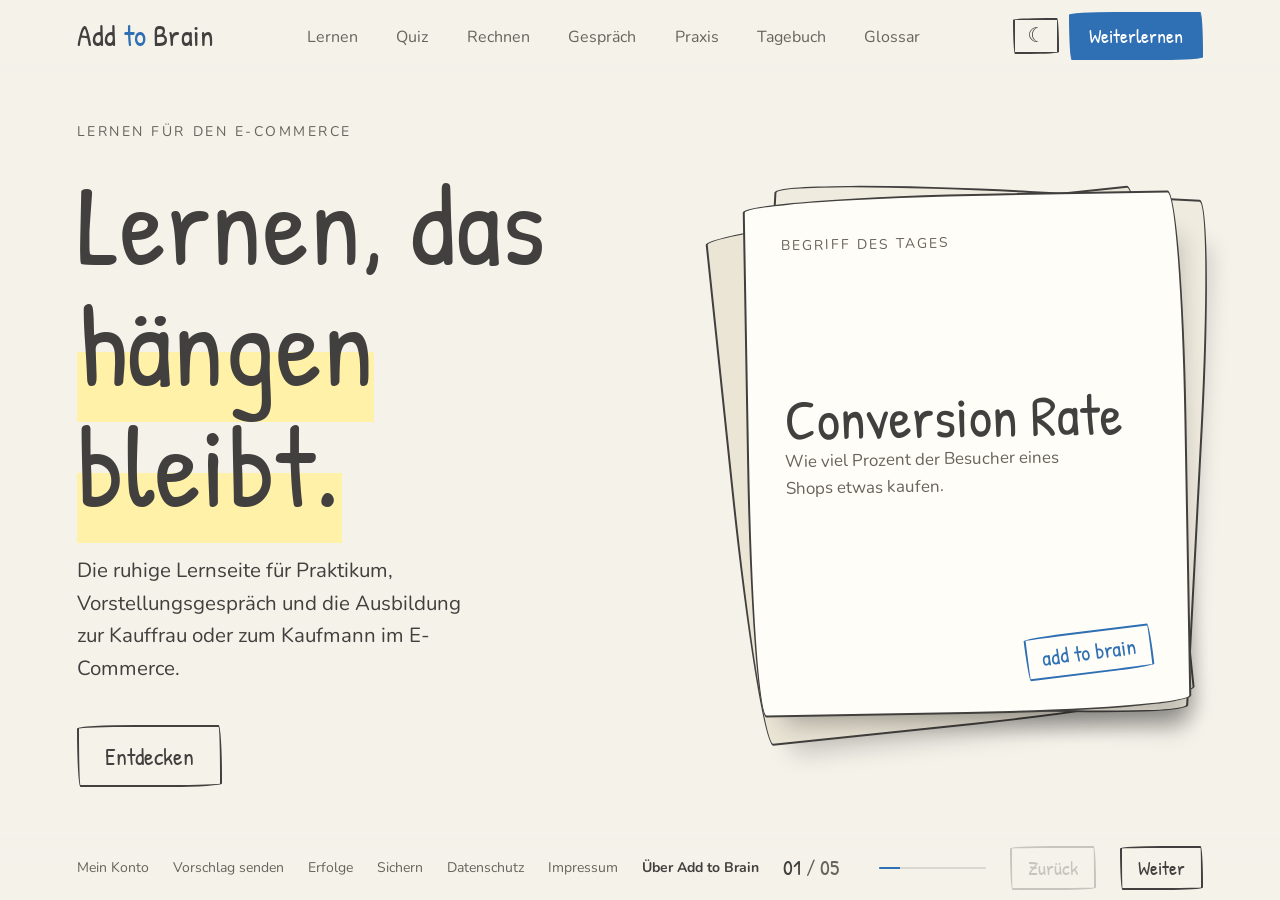
<file: vorstellung.html>
<!doctype html>
<html lang="de">
<head>
<meta charset="utf-8">
<meta name="viewport" content="width=device-width, initial-scale=1">
<title>Add to Brain – Lernen, das hängen bleibt</title>
<meta name="description" content="Add to Brain: die ruhige Lernseite für Praktikum, Vorstellungsgespräch und Ausbildung im E-Commerce.">
<script>try { if (localStorage.getItem('atb-modus') === 'dunkel') document.documentElement.classList.add('dark'); } catch (e) {}</script>
<link rel="icon" href="favicon.ico?v=202611121428" sizes="any">
  <link rel="icon" type="image/png" sizes="32x32" href="icons/favicon-32.png?v=202611121428">
  <link rel="icon" type="image/png" sizes="16x16" href="icons/favicon-16.png?v=202611121428">
  <link rel="apple-touch-icon" href="icons/apple-touch-icon.png?v=202611121337">
  <link rel="manifest" href="manifest.webmanifest?v=202611121337">
  <meta name="apple-mobile-web-app-title" content="Add to Brain">
  <meta name="application-name" content="Add to Brain">
  <meta name="theme-color" content="#f5f2ea">
  <link href="css/fonts.css?v=202611121505" rel="stylesheet">
<style>
/* =========================================================
   Farben nach der 60-30-10-Regel
   60 % Papier (Hintergrund) · 30 % Karton (Flächen) · 10 % Tinte-Blau (Akzent)
   ========================================================= */
:root{
  --papier:#f5f2ea;      /* 60 % */
  --karton:#ebe5d6;      /* 30 % */
  --weiss:#fffdf8;
  --tinte:#41403e;       /* Text */
  --grau:#68645c;
  --akzent:#2f6fb3;      /* 10 % – nur Buttons und Highlights */
  --markierung:#fff1a8;
  --auf-akzent:#fff; --akzent-hover:#285f9a; --blatt2:#f0ebdf; --hover:#fffbea;
  --balken-grund:rgba(65,64,62,.15); --papier-0:rgba(245,242,234,0);
  --kopf:'Patrick Hand', 'Comic Sans MS', cursive;
  --text:'Nunito', system-ui, sans-serif;
  --rand:255px 15px 225px 15px/15px 225px 15px 255px; /* handgezeichnete Kante */
  --pad:clamp(24px, 6vw, 96px);
  --header:72px;
  --footer:64px;
}
html.dark{--papier:#1f1e1c;--karton:#2b2a27;--weiss:#282724;--tinte:#e6e2d8;--grau:#a9a498;--akzent:#82b3e8;--markierung:#5a4e1c;--auf-akzent:#13202d;--akzent-hover:#a4c8ef;--blatt2:#302e2a;--hover:#312e26;--balken-grund:rgba(230,226,216,.18);--papier-0:rgba(31,30,28,0);color-scheme:dark}
*{box-sizing:border-box;margin:0;padding:0}
html,body{height:100%}
body{background:var(--papier);color:var(--tinte);font-family:var(--text);font-size:18px;line-height:1.6;-webkit-font-smoothing:antialiased}
a{color:inherit}
button{font:inherit;color:inherit;background:none;border:0;cursor:pointer}
:focus-visible{outline:2px dashed var(--akzent);outline-offset:4px}

/* ---------- Typografie ---------- */
h1,h2,h3,.logo{font-family:var(--kopf);font-weight:400;line-height:1.05;letter-spacing:.2px}
h1{font-size:clamp(56px, 9vw, 132px)}
h2{font-size:clamp(40px, 5vw, 72px);margin-bottom:24px}
h3{font-size:30px;margin-bottom:8px}
.kicker{font-size:14px;letter-spacing:.18em;text-transform:uppercase;color:var(--grau);margin-bottom:20px;display:block}
.lead{font-size:clamp(19px, 1.6vw, 23px);max-width:34ch;color:var(--tinte)}
.leise{color:var(--grau)}
mark{background:linear-gradient(transparent 55%, var(--markierung) 55%);color:inherit;padding:0 2px}

/* ---------- Buttons ---------- */
.btn{display:inline-flex;align-items:center;gap:10px;font-family:var(--kopf);font-size:24px;padding:10px 26px;border:2px solid var(--tinte);border-radius:var(--rand);text-decoration:none;transition:transform .25s ease, box-shadow .25s ease, background .25s ease}
.btn:hover{transform:translateY(-2px) rotate(-.6deg);box-shadow:2px 8px 8px -5px rgba(0,0,0,.25)}
.btn-akzent{background:var(--akzent);border-color:var(--akzent);color:var(--auf-akzent)}
.btn-akzent:hover{background:var(--akzent-hover)}

/* ---------- Header (fixiert) ---------- */
.kopf{position:fixed;top:0;left:0;right:0;height:var(--header);z-index:20;display:flex;align-items:center;justify-content:space-between;padding:0 var(--pad);background:linear-gradient(var(--papier) 70%, var(--papier-0))}
.logo{font-size:30px;text-decoration:none}
.logo span{color:var(--akzent)}
.menue{display:flex;gap:clamp(16px, 3vw, 40px);list-style:none}
.menue a{text-decoration:none;font-size:16px;color:var(--grau);padding:4px 0;border-bottom:2px solid transparent;transition:color .2s, border-color .2s}
.menue a:hover,.menue a.aktiv{color:var(--tinte);border-color:var(--akzent)}
.kopf .btn{font-size:20px;padding:6px 18px}
.kopf nav{flex:1;display:flex;justify-content:center}
.modus{margin:0 10px 0 0;padding:2px 12px;font-size:20px;line-height:1.4;border:2px solid var(--tinte);border-radius:var(--rand)}
.modus:hover{transform:rotate(-4deg)}
.fuss-link{font-size:14px;color:var(--grau);text-decoration:none;white-space:nowrap}
.fuss-link:hover,.fuss-link[aria-current="page"]{color:var(--tinte)}
.fuss-link[aria-current="page"]{font-weight:700}

/* ---------- Buch: horizontale Spur ---------- */
.buch{position:fixed;inset:0;display:flex;overflow-x:auto;overflow-y:hidden;scroll-snap-type:x mandatory;scrollbar-width:none;overscroll-behavior:contain}
.buch::-webkit-scrollbar{display:none}
.seite{flex:0 0 100vw;width:100vw;height:100vh;scroll-snap-align:start;padding:calc(var(--header) + 24px) var(--pad) calc(var(--footer) + 24px);display:grid;align-items:center;position:relative;overflow:hidden}
.seite + .seite{border-left:1px solid rgba(65,64,62,.08)} /* feine Falz zwischen den Seiten */

/* ---------- Sanftes Einblenden ---------- */
.zeig{opacity:0;transform:translateY(18px);transition:opacity .9s ease, transform .9s ease}
.sichtbar .zeig{opacity:1;transform:none}
.sichtbar .zeig:nth-child(2){transition-delay:.12s}
.sichtbar .zeig:nth-child(3){transition-delay:.24s}
.sichtbar .zeig:nth-child(4){transition-delay:.36s}

/* ---------- Seite 1: Cover ---------- */
.cover{grid-template-columns:1.1fr .9fr;gap:6vw}
.cover p.lead{margin:28px 0 40px}
.stapel{position:relative;height:min(58vh, 520px);max-width:440px;width:100%;justify-self:center}
.blatt{position:absolute;inset:0;background:var(--weiss);border:2px solid var(--tinte);border-radius:var(--rand);padding:36px;box-shadow:15px 28px 25px -18px rgba(0,0,0,.2)}
.blatt:nth-child(1){transform:rotate(-6deg) translate(-18px, 10px);background:var(--karton)}
.blatt:nth-child(2){transform:rotate(3deg) translate(14px, -6px);background:var(--blatt2)}
.blatt:nth-child(3){transform:rotate(-1deg);display:flex;flex-direction:column;justify-content:space-between}
.blatt .klein{font-size:14px;letter-spacing:.14em;text-transform:uppercase;color:var(--grau)}
.blatt .wort{font-family:var(--kopf);font-size:clamp(44px, 4.5vw, 68px);line-height:1}
.blatt .erkl{font-size:17px;color:var(--grau);max-width:28ch}
.blatt .stempel{align-self:flex-end;font-family:var(--kopf);font-size:22px;color:var(--akzent);border:2px solid var(--akzent);border-radius:var(--rand);padding:2px 14px;transform:rotate(-6deg)}

/* ---------- Seite 2: Problem & Lösung ---------- */
.idee{grid-template-columns:5fr 6fr;gap:7vw}
.idee .lead + .lead{margin-top:20px}
.karten{display:grid;gap:20px}
.karte{background:var(--weiss);border:2px solid var(--tinte);border-radius:var(--rand);padding:24px 28px;display:grid;grid-template-columns:56px 1fr;gap:20px;align-items:start;transition:transform .3s ease, box-shadow .3s ease}
.karte:hover{transform:translateX(6px);box-shadow:4px 10px 12px -8px rgba(0,0,0,.25)}
.karte p{font-size:16px;color:var(--grau)}
.icon{width:56px;height:56px;border-radius:50%;background:var(--karton);display:grid;place-items:center}
.icon svg{width:28px;height:28px;stroke:var(--tinte);fill:none;stroke-width:1.8;stroke-linecap:round;stroke-linejoin:round}

/* ---------- Seite 3: Funktionen ---------- */
.funktionen{grid-template-rows:auto 1fr auto;align-content:center;gap:40px}
.galerie{display:grid;grid-template-columns:repeat(3, minmax(0, 1fr));gap:clamp(20px, 3vw, 40px)}
.fkarte{background:var(--weiss);border:2px solid var(--tinte);border-radius:var(--rand);padding:36px 32px;min-height:340px;display:flex;flex-direction:column;justify-content:space-between;transition:transform .35s ease, box-shadow .35s ease, background .35s ease}
.fkarte:hover{transform:translateY(-8px) rotate(-.5deg);box-shadow:8px 22px 22px -16px rgba(0,0,0,.28);background:var(--hover)}
.fkarte .nr{font-family:var(--kopf);font-size:56px;color:var(--akzent);line-height:1}
.fkarte p{color:var(--grau);font-size:17px}
.bald{font-size:16px;color:var(--grau)}
.bald strong{color:var(--tinte);font-weight:600}
.bald a{color:var(--akzent)}
.fkarte{color:inherit;text-decoration:none;cursor:pointer}
.fkarte-los{display:inline-block;margin-top:10px;font-family:var(--kopf);font-size:20px;color:var(--akzent)}
.fkarte:focus-visible{outline:2px dashed var(--akzent);outline-offset:4px}

/* ---------- Seite 4: Über das Projekt ---------- */
.projekt{grid-template-columns:6fr 5fr;gap:7vw}
.zitat{font-family:var(--kopf);font-size:clamp(30px, 3vw, 46px);line-height:1.2;position:relative;padding-left:32px;border-left:3px solid var(--akzent);margin-bottom:28px}
.versprechen{background:var(--karton);border-radius:var(--rand);padding:36px 40px}
.versprechen ul{list-style:none;display:grid;gap:16px;margin-top:16px}
.versprechen li{display:grid;grid-template-columns:28px 1fr;gap:12px;font-size:17px}
.versprechen li::before{content:"✓";font-family:var(--kopf);font-size:24px;color:var(--akzent);line-height:1.1}

/* ---------- Seite 5: Backcover ---------- */
.backcover{grid-template-rows:1fr auto;text-align:center}
.backcover .mitte{display:grid;justify-items:center;gap:28px;align-self:center}
.backcover h2{margin:0;max-width:16ch}
.backcover .lead{max-width:40ch}
.rechtliches{display:flex;justify-content:center;gap:28px;font-size:14px;color:var(--grau)}
.rechtliches button{text-decoration:underline;text-underline-offset:3px}

/* ---------- Fuß: Fortschritt + Pfeile (fixiert) ---------- */
.fuss{position:fixed;left:0;right:0;bottom:0;height:var(--footer);z-index:20;display:flex;align-items:center;gap:24px;padding:0 var(--pad);background:linear-gradient(var(--papier-0), var(--papier) 40%)}
.zahl{font-family:var(--kopf);font-size:22px;min-width:72px;font-variant-numeric:tabular-nums}
.zahl .von{color:var(--grau)}
.balken{flex:1;height:2px;background:var(--balken-grund);position:relative;overflow:hidden;border-radius:2px}
.balken i{position:absolute;inset:0 auto 0 0;width:20%;background:var(--akzent);transition:width .5s ease}
.pfeil{font-family:var(--kopf);font-size:20px;padding:4px 16px;border:2px solid var(--tinte);border-radius:var(--rand);transition:transform .2s, opacity .2s}
.pfeil:hover{transform:scale(1.06)}
.pfeil[disabled]{opacity:.25;cursor:default;transform:none}

/* ---------- Modal für Impressum und Datenschutz ---------- */
dialog{border:2px solid var(--tinte);border-radius:var(--rand);background:var(--weiss);color:var(--tinte);padding:40px;max-width:min(640px, calc(100vw - 32px));max-height:80vh;margin:auto}
dialog::backdrop{background:rgba(65,64,62,.35);backdrop-filter:blur(2px)}
dialog h2{font-size:44px;margin-bottom:16px}
dialog h3{font-size:24px;margin:20px 0 4px}
dialog p{font-size:16px}
dialog .zu{position:absolute;top:16px;right:20px;font-size:28px;line-height:1}
.platzhalter{background:var(--markierung);padding:0 4px}

/* ---------- Mobil: normales vertikales Scrollen ---------- */
@media (max-width:767px){
  :root{--header:60px}
  .menue{display:none}
  .fuss{gap:18px;overflow-x:auto;scrollbar-width:none}
  .fuss .zahl,.fuss .balken{display:none}
  .modus{font-size:18px;padding:0 10px}
  /* Handy: wie auf der Lernseite seitlich blättern – jeder Teil einer Buchseite ist ein Bildschirm */
  .buch{scroll-snap-type:x mandatory;touch-action:pinch-zoom}
  .seite{flex:0 0 auto;width:auto;height:100%;padding:0;display:grid;grid-auto-flow:column;grid-auto-columns:100vw;grid-template-rows:100%;gap:0;overflow:visible}
  .seite + .seite{border-left:0}
  .cover,.idee,.projekt,.funktionen,.backcover{grid-template-columns:none;gap:0;align-items:stretch}
  .seite > *{box-sizing:border-box;height:100%;padding:calc(var(--header) + 16px) 20px calc(var(--footer) + 16px);scroll-snap-align:start;display:flex;flex-direction:column;justify-content:center;overflow-y:auto;scrollbar-width:none;min-width:0}
  .seite > *::-webkit-scrollbar{display:none}
  h1{font-size:clamp(48px, 14vw, 64px)}
  h2{font-size:clamp(36px, 10vw, 46px);margin-bottom:16px}
  .cover p.lead{margin:20px 0 28px}
  .cover .stapel{max-width:none;width:100vw;justify-self:auto}
  .cover .stapel .blatt{inset:calc(var(--header) + 70px) 40px calc(var(--footer) + 70px)}
  .blatt .wort{font-size:clamp(36px, 11vw, 48px)}
  .karten{gap:14px}
  .karte{padding:16px 18px;grid-template-columns:44px 1fr;gap:14px}
  .icon{width:44px;height:44px}
  .icon svg{width:22px;height:22px}
  .karte h3{font-size:24px}
  .karte p{font-size:15px}
  /* Funktionen: Überschrift und drei Karten auf einem Bildschirm, der Ausblick auf dem nächsten */
  .funktionen{grid-template-rows:auto 1fr}
  .funktionen > div:first-child{grid-column:1;grid-row:1;height:auto;padding-bottom:0;justify-content:flex-end}
  .funktionen > .galerie{grid-column:1;grid-row:2;height:auto;padding-top:0;display:flex;flex-direction:column;gap:12px;justify-content:flex-start}
  .funktionen > .bald{grid-column:2;grid-row:1 / 3}
  .fkarte{min-height:auto;padding:16px 20px;gap:6px;flex-direction:row;align-items:flex-start;justify-content:flex-start}
  .fkarte .nr{font-size:34px;min-width:34px}
  .fkarte h3{font-size:24px;margin-bottom:2px}
  .fkarte p{font-size:15px}
  .zitat{font-size:28px;padding-left:20px}
  .versprechen{padding:24px 22px;border-radius:var(--rand)}
  .projekt > .versprechen{height:auto;align-self:center;margin:0 20px;width:calc(100vw - 40px);padding:24px 22px}
  .backcover{grid-template-rows:1fr auto;text-align:center}
  .backcover > .mitte{grid-column:1;grid-row:1;height:auto;padding-bottom:0}
  .backcover > .rechtliches{grid-column:1;grid-row:2;height:auto;padding-top:16px;flex-direction:row;justify-content:center}
  .funktionen > .bald{font-size:20px;text-align:center;align-items:center}
  .backcover .mitte{align-self:stretch}
  .pfeil{display:none}
}
@media (prefers-reduced-motion:reduce){
  *{transition:none !important;scroll-behavior:auto !important}
  .zeig{opacity:1;transform:none}
}
</style>
</head>
<body>

<header class="kopf">
  <a href="index.html#start" class="logo">Add <span>to</span> Brain</a>
  <nav aria-label="Hauptmenü">
    <ul class="menue">
      <li><a href="index.html#lernen">Lernen</a></li>
      <li><a href="index.html#quiz">Quiz</a></li>
      <li><a href="index.html#rechnen">Rechnen</a></li>
      <li><a href="index.html#training">Gespräch</a></li>
      <li><a href="index.html#shop">Praxis</a></li>
      <li><a href="index.html#tagebuch">Tagebuch</a></li>
      <li><a href="index.html#glossar">Glossar</a></li>
    </ul>
  </nav>
  <button type="button" class="modus" id="modus" aria-pressed="false" aria-label="Dunkelmodus einschalten" title="Dunkelmodus einschalten">☾</button>
  <a href="index.html#quiz" class="btn btn-akzent">Weiterlernen</a>
</header>

<main class="buch" id="buch">

  <!-- 1 · COVER -->
  <section class="seite cover" id="cover" aria-label="Cover">
    <div>
      <span class="kicker zeig">Lernen für den E-Commerce</span>
      <h1 class="zeig">Lernen, das<br><mark>hängen bleibt.</mark></h1>
      <p class="lead zeig">Die ruhige Lernseite für Praktikum, Vorstellungsgespräch und die Ausbildung zur Kauffrau oder zum Kaufmann im E-Commerce.</p>
      <div class="zeig"><a href="#idee" class="btn" data-ziel="1">Entdecken</a></div>
    </div>
    <div class="stapel zeig" aria-hidden="true">
      <div class="blatt"></div>
      <div class="blatt"></div>
      <div class="blatt">
        <span class="klein">Begriff des Tages</span>
        <div>
          <div class="wort">Conversion Rate</div>
          <p class="erkl">Wie viel Prozent der Besucher eines Shops etwas kaufen.</p>
        </div>
        <span class="stempel">add to brain</span>
      </div>
    </div>
  </section>

  <!-- 2 · IDEE: PROBLEM & LÖSUNG -->
  <section class="seite idee" id="idee" aria-label="Idee">
    <div>
      <span class="kicker zeig">Die Idee</span>
      <h2 class="zeig">Viele neue Wörter.<br>Wenig Zeit.</h2>
      <p class="lead zeig">Fulfillment, SEO, Retourenquote: Im E-Commerce prasseln ständig neue Begriffe auf einen ein. Und das Vorstellungsgespräch rückt näher.</p>
      <p class="lead zeig"><strong>Add to Brain</strong> macht daraus kleine, ruhige Lernhäppchen – zum Lesen, Hören und Üben.</p>
    </div>
    <div class="karten">
      <div class="karte zeig">
        <div class="icon"><svg viewBox="0 0 24 24"><path d="M3 18v-6a9 9 0 0 1 18 0v6"/><path d="M21 19a2 2 0 0 1-2 2h-1v-6h3zM3 19a2 2 0 0 0 2 2h1v-6H3z"/></svg></div>
        <div><h3>Lesen oder hören</h3><p>Lerntexte, die man sich vorlesen lassen kann – Satz für Satz markiert, im eigenen Tempo.</p></div>
      </div>
      <div class="karte zeig">
        <div class="icon"><svg viewBox="0 0 24 24"><rect x="3" y="4" width="18" height="16" rx="2"/><path d="M3 9h18M8 4v16"/></svg></div>
        <div><h3>Üben mit System</h3><p>Eine Lernkartei mit fünf Fächern: Was sitzt, kommt seltener dran. Neue Stufen schalten sich frei.</p></div>
      </div>
      <div class="karte zeig">
        <div class="icon"><svg viewBox="0 0 24 24"><path d="M4 4h12l4 4v12H4z"/><path d="M8 12h8M8 16h5M8 8h4"/></svg></div>
        <div><h3>Festhalten</h3><p>Ein Praktikumstagebuch, aus dem der Wochenbericht auf Knopfdruck entsteht.</p></div>
      </div>
    </div>
  </section>

  <!-- 3 · FUNKTIONEN -->
  <section class="seite funktionen" id="funktionen" aria-label="Funktionen">
    <div>
      <span class="kicker zeig">Funktionen</span>
      <h2 class="zeig">Drei Dinge, die wirklich helfen.</h2>
    </div>
    <div class="galerie">
      <a class="fkarte zeig" href="index.html#lernen" aria-label="Lernmodule öffnen">
        <span class="nr">01</span>
        <div><h3>Lernmodule</h3><p>Von Grundbegriffen bis Kennzahlen: kurze Texte mit Vorlesefunktion und einem Mini-Quiz am Ende.</p><span class="fkarte-los">Öffnen</span></div>
      </a>
      <a class="fkarte zeig" href="index.html#quiz" aria-label="Quiz mit Lernkartei öffnen">
        <span class="nr">02</span>
        <div><h3>Quiz mit Lernkartei</h3><p>Fragen, die sich dem eigenen Fortschritt anpassen. Eigene Begriffe kommen mit „Add to Brain“ dazu.</p><span class="fkarte-los">Öffnen</span></div>
      </a>
      <a class="fkarte zeig" href="index.html#tagebuch" aria-label="Praktikumstagebuch öffnen">
        <span class="nr">03</span>
        <div><h3>Praktikumstagebuch</h3><p>Datum, Arbeitszeit, Tätigkeiten, Gelerntes, offene Fragen – und daraus der Wochenbericht.</p><span class="fkarte-los">Öffnen</span></div>
      </a>
    </div>
    <p class="bald zeig"><strong>Außerdem:</strong> <a href="index.html#training">Gespräch üben</a> · <a href="index.html#rechnen">Rechnen üben</a> · <a href="index.html#shop">Praxis-Missionen</a> · <strong>Demnächst:</strong> Fehler-Detektiv</p>
  </section>

  <!-- 4 · ÜBER DAS PROJEKT -->
  <section class="seite projekt" id="projekt" aria-label="Über das Projekt">
    <div>
      <span class="kicker zeig">Über das Projekt</span>
      <p class="zitat zeig">Von einer Teilnehmerin – für alle, die gerade denselben Weg gehen.</p>
      <p class="lead zeig">Entstanden ist Add to Brain, während ich mich selbst auf meine Umschulung zur Kauffrau im E-Commerce vorbereite. Was mir beim Lernen hilft, sollen auch andere nutzen können – kostenlos und ohne Anmeldepflicht.</p>
      <p class="leise zeig" style="margin-top:20px">Elena Klisch</p>
    </div>
    <div class="versprechen zeig">
      <h3>Versprochen</h3>
      <ul>
        <li>Kostenlos. Anmeldung freiwillig – mit E-Mail und Passwort, auf jedem Gerät.</li>
        <li>Dein Tagebuch wird verschlüsselt – nur du kannst es lesen.</li>
        <li>Ruhiges Design, das man auch lange ansehen kann.</li>
        <li>Sichern und Wiederherstellen per Datei.</li>
      </ul>
    </div>
  </section>

  <!-- 5 · BACKCOVER -->
  <section class="seite backcover" id="start" aria-label="Loslegen">
    <div class="mitte">
      <span class="kicker zeig">Bereit?</span>
      <h2 class="zeig">Leg den ersten Begriff in deinen Kopf.</h2>
      <p class="lead zeig">Starte mit Modul 1 – oder schreib dir den ersten Begriff auf, den du heute gehört hast.</p>
      <div class="zeig"><a href="index.html" class="btn btn-akzent">Lernseite öffnen</a></div>
    </div>
    <footer class="rechtliches">
      <span>© 2026 Add to Brain</span>
      <a href="impressum.html">Impressum</a>
      <button type="button" data-modal="datenschutz">Datenschutz</button>
    </footer>
  </section>
</main>

<!-- Fixierter Fuß: Seitenzahl, Fortschritt, Pfeile -->
<div class="fuss" aria-label="Seitensteuerung">
  <a href="index.html#konto" class="fuss-link">Mein Konto</a>
  <a href="#" class="fuss-link" data-feedback>Vorschlag senden</a>
  <a href="index.html#erfolge" class="fuss-link">Erfolge</a>
  <a href="index.html#sichern" class="fuss-link">Sichern</a>
  <a href="datenschutz.html" class="fuss-link">Datenschutz</a>
  <a href="impressum.html" class="fuss-link">Impressum</a>
  <a href="vorstellung.html" class="fuss-link" aria-current="page">Über Add to Brain</a>
  <div class="zahl" aria-live="polite"><span id="akt">01</span> <span class="von">/ 05</span></div>
  <div class="balken" aria-hidden="true"><i id="balken"></i></div>
  <button class="pfeil" id="zurueck" type="button">Zurück</button>
  <button class="pfeil" id="weiter" type="button">Weiter</button>
</div>

<!-- Modals -->


<dialog id="datenschutz" aria-labelledby="ds-t">
  <button class="zu" type="button" aria-label="Schließen">×</button>
  <h2 id="ds-t">Datenschutz</h2>
  <p>Ohne Anmeldung bleiben alle Einträge in deinem Browser. Mit der freiwilligen Anmeldung werden Lernstand und – verschlüsselt – Tagebuch auf einem Server in Frankfurt gespeichert. Keine Werbung, kein Tracking, keine Inhalte von fremden Servern.</p>
  <p><a href="datenschutz.html">Vollständige Datenschutzerklärung lesen</a></p>
</dialog>

<script>
(function(){
  'use strict';
  var buch = document.getElementById('buch');
  var seiten = Array.prototype.slice.call(document.querySelectorAll('.seite'));
  var akt = document.getElementById('akt');
  var balken = document.getElementById('balken');
  var zurueck = document.getElementById('zurueck');
  var weiter = document.getElementById('weiter');
  var menue = document.querySelectorAll('.menue a');
  var mobil = window.matchMedia('(max-width: 767px)');
  var index = 0, sperre = false;

  function zuSeite(i){
    i = Math.max(0, Math.min(seiten.length - 1, i));
    buch.scrollTo({left: seiten[i].offsetLeft, behavior:'smooth'});
  }

  function anzeigen(i){
    index = i;
    akt.textContent = String(i + 1).padStart(2, '0');
    balken.style.width = ((i + 1) / seiten.length * 100) + '%';
    zurueck.disabled = i === 0;
    weiter.disabled = i === seiten.length - 1;
    menue.forEach(function(a){ a.classList.toggle('aktiv', +a.dataset.ziel === i); });
  }

  // Aktuelle Seite ermitteln + Texte sanft einblenden
  var beobachter = new IntersectionObserver(function(eintraege){
    eintraege.forEach(function(e){
      if (e.isIntersecting) {
        e.target.classList.add('sichtbar');
        if (e.intersectionRatio >= 0.5) anzeigen(seiten.indexOf(e.target));
      }
    });
  }, {threshold:[0.2, 0.5]});
  seiten.forEach(function(s){ beobachter.observe(s); });

  // Mausrad: vertikal → eine Buchseite weiter/zurück
  buch.addEventListener('wheel', function(ev){
    if (mobil.matches) return;
    var d = Math.abs(ev.deltaY) > Math.abs(ev.deltaX) ? ev.deltaY : ev.deltaX;
    if (Math.abs(d) < 4) return;
    ev.preventDefault();
    if (sperre) return;
    sperre = true;
    zuSeite(index + (d > 0 ? 1 : -1));
    setTimeout(function(){ sperre = false; }, 750);
  }, {passive:false});

  // Tastatur
  document.addEventListener('keydown', function(ev){
    if (mobil.matches || document.querySelector('dialog[open]')) return;
    if (['ArrowRight','PageDown',' '].indexOf(ev.key) > -1) { ev.preventDefault(); zuSeite(index + 1); }
    if (['ArrowLeft','PageUp'].indexOf(ev.key) > -1) { ev.preventDefault(); zuSeite(index - 1); }
    if (ev.key === 'Home') zuSeite(0);
    if (ev.key === 'End') zuSeite(seiten.length - 1);
  });

  zurueck.addEventListener('click', function(){ zuSeite(index - 1); });
  weiter.addEventListener('click', function(){ zuSeite(index + 1); });

  // Menü, Logo und "Entdecken" springen sanft zur Seite
  document.querySelectorAll('[data-ziel]').forEach(function(a){
    a.addEventListener('click', function(ev){ ev.preventDefault(); zuSeite(+a.dataset.ziel); });
  });

  // Nach Größenänderung auf der aktuellen Seite bleiben
  window.addEventListener('resize', function(){
    buch.scrollTo({left: seiten[index].offsetLeft});
  });

  // Modals
  document.querySelectorAll('[data-modal]').forEach(function(b){
    b.addEventListener('click', function(){ document.getElementById(b.dataset.modal).showModal(); });
  });
  document.querySelectorAll('dialog').forEach(function(d){
    d.querySelector('.zu').addEventListener('click', function(){ d.close(); });
    d.addEventListener('click', function(ev){ if (ev.target === d) d.close(); }); // Klick daneben schließt
  });

  // Handy: nach oben wischen = einen Bildschirm weiter nach rechts (wie auf der Lernseite)
  var wisch = null;
  function scrolltSelbst(el, dy){
    while (el && el !== buch) {
      if (el.scrollHeight > el.clientHeight + 1 && /(auto|scroll)/.test(getComputedStyle(el).overflowY)) {
        if ((dy > 0 && el.scrollTop + el.clientHeight < el.scrollHeight - 1) || (dy < 0 && el.scrollTop > 0)) return true;
      }
      el = el.parentElement;
    }
    return false;
  }
  buch.addEventListener('touchstart', function(ev){
    if (!mobil.matches || ev.touches.length !== 1) { wisch = null; return; }
    wisch = {x: ev.touches[0].clientX, y: ev.touches[0].clientY, ziel: ev.target, achse: null, start: buch.scrollLeft};
  }, {passive:true});
  buch.addEventListener('touchmove', function(ev){
    if (!wisch) return;
    var dx = ev.touches[0].clientX - wisch.x, dy = ev.touches[0].clientY - wisch.y;
    if (!wisch.achse) {
      if (Math.abs(dx) < 8 && Math.abs(dy) < 8) return;
      wisch.achse = Math.abs(dy) > Math.abs(dx) ? 'y' : 'x';
      if (wisch.achse === 'y' && scrolltSelbst(wisch.ziel, -dy)) wisch.achse = 'eigen';
    }
    if (wisch.achse === 'eigen') return;
    ev.preventDefault();
    buch.style.scrollSnapType = 'none';
    buch.scrollLeft = wisch.start - (wisch.achse === 'y' ? dy : dx);
    wisch.weg = wisch.achse === 'y' ? dy : dx;
  }, {passive:false});
  function wischEnde(){
    if (!wisch || !wisch.achse || wisch.achse === 'eigen') { wisch = null; return; }
    var b = buch.clientWidth, start = Math.round(wisch.start / b), ziel = Math.round(buch.scrollLeft / b);
    if (ziel === start && Math.abs(wisch.weg || 0) > 40) ziel += wisch.weg < 0 ? 1 : -1;
    ziel = Math.max(0, Math.min(ziel, Math.round((buch.scrollWidth - b) / b)));
    wisch = null;
    buch.scrollTo({left: ziel * b, behavior: 'smooth'});
    setTimeout(function(){ buch.style.scrollSnapType = ''; }, 450);
  }
  buch.addEventListener('touchend', wischEnde);
  buch.addEventListener('touchcancel', wischEnde);

  anzeigen(0);
  seiten[0].classList.add('sichtbar');
})();
</script>
<script src="js/feedback.js?v=202611121505"></script>
<script src="js/modus.js?v=202611121505"></script>
</body>
</html>
</file>
<file: css/fonts.css>
/* Schriften lokal eingebunden (SIL Open Font License, siehe fonts/OFL-*.txt) – keine Verbindung zu Google */
@font-face{font-family:'Nunito';font-style:normal;font-weight:400;font-display:swap;src:url('../fonts/Nunito-Regular.woff') format('woff')}
@font-face{font-family:'Nunito';font-style:normal;font-weight:600;font-display:swap;src:url('../fonts/Nunito-SemiBold.woff') format('woff')}
@font-face{font-family:'Nunito';font-style:normal;font-weight:700;font-display:swap;src:url('../fonts/Nunito-Bold.woff') format('woff')}
@font-face{font-family:'Patrick Hand';font-style:normal;font-weight:400;font-display:swap;src:url('../fonts/PatrickHand-Regular.woff') format('woff')}
@font-face{font-family:'Patrick Hand SC';font-style:normal;font-weight:400;font-display:swap;src:url('../fonts/PatrickHandSC-Regular.woff') format('woff')}
@font-face{font-family:'Neucha';font-style:normal;font-weight:400;font-display:swap;src:url('../fonts/Neucha-Regular.woff') format('woff')}
</file>
<file: css/katze.css>
/* Add to Brain – die schwarze Katze (Maskottchen)
   Die Figur selbst ist ein SVG, das js/katze.js zeichnet. Hier stehen nur Aussehen und kleine Bewegungen. */

:root {
  --katze: #2a2927;        /* Fell */
  --katze-auge: #e8d77a;   /* helle, bernsteinfarbene Augen */
  --katze-nase: #e9a3b2;   /* zartrosa Nase */
  --katze-umriss: none;    /* im Dunkelmodus ein heller Rand, damit sie sichtbar bleibt */
}
html.dark {
  --katze: #121110;
  --katze-umriss: drop-shadow(0 0 .45px rgba(216, 211, 198, .75));   /* feiner Rand statt Leuchten */
}
/* Weiße Katze (wählbar über den Schalter unten in der Leiste) */
html.katze-weiss {
  --katze: #fffdf8;
  --katze-auge: #5f93c9;
  --katze-umriss: drop-shadow(0 0 .5px #41403e) drop-shadow(0 0 .4px #41403e);
}
html.dark.katze-weiss {
  --katze: #ebe7dc;
  --katze-auge: #6f9fd0;
  --katze-umriss: drop-shadow(0 0 .5px #0e0d0c);
}
html.katze-weiss .k-pupille { stroke: #2a2927; }
html.katze-weiss .k-bart { stroke: #41403e; }
html.katze-weiss .k-zu { stroke: #41403e; }
html.katze-weiss .k-putzpfote .k-fell { stroke: #41403e; }

.katze {
  position: fixed; left: 0; top: 0; z-index: 25;  /* darf über den Kopfbereich gucken, verdeckt aber keine Menüpunkte */
  width: 116px; height: 96px;
  pointer-events: none;            /* blockiert nichts auf der Seite … */
  will-change: transform;
}
.katze-figur { width: 100%; height: 100%; transition: transform .18s ease; }
.katze.links .katze-figur { transform: scaleX(-1); }
.katze svg { width: 100%; height: 100%; overflow: visible; display: block; filter: var(--katze-umriss); transform-origin: 50% 70%; }
.katze svg .k-fell, .katze svg .k-bein, .katze svg .k-schwanzlinie { pointer-events: visiblePainted; cursor: pointer; } /* … nur die Katze selbst ist anklickbar */

.k-fell { fill: var(--katze); stroke: var(--katze); stroke-width: 1.6; stroke-linejoin: round; }
.k-bein { fill: none; stroke: var(--katze); stroke-width: 6; stroke-linecap: round; }
.k-schwanzlinie { fill: none; stroke: var(--katze); stroke-width: 5; stroke-linecap: round; }
.k-auge { fill: var(--katze-auge); }
.k-pupille { stroke: var(--katze); stroke-width: 1.4; stroke-linecap: round; }
.k-zu { fill: none; stroke: var(--katze-auge); stroke-width: 1.4; stroke-linecap: round; }
.k-nase, .k-maul { fill: var(--katze-nase); }
.k-bart { fill: none; stroke: var(--katze); stroke-width: .9; stroke-linecap: round; }
html.dark .k-bart { stroke: #d8d3c6; }
.k-zzz { font: 600 11px var(--lesbar, sans-serif); fill: var(--tinte); }
.k-putzpfote .k-fell { stroke: var(--papier); stroke-width: 1.2; }
html.dark .k-putzpfote .k-fell { stroke: #d8d3c6; }

/* Blinzeln: alle paar Sekunden kurz die Augen zu */
.k-zu-blinzeln { opacity: 0; }
.katze .k-augen { animation: k-blinzeln-auf 5.3s infinite; }
.katze .k-zu-blinzeln { animation: k-blinzeln-zu 5.3s infinite; }
@keyframes k-blinzeln-auf { 0%, 92%, 100% { opacity: 1; } 94%, 97% { opacity: 0; } }
@keyframes k-blinzeln-zu  { 0%, 92%, 100% { opacity: 0; } 94%, 97% { opacity: 1; } }

/* Schwanz: langsam hin und her – schneller, wenn sie sich freut */
.k-schwanz { animation: k-wedeln 3.2s ease-in-out infinite; }
.katze.freut .k-schwanz { animation-duration: .45s; }
@keyframes k-wedeln { 0%, 100% { transform: rotate(0deg); } 35% { transform: rotate(-10deg); } 60% { transform: rotate(-6deg); } 80% { transform: rotate(2deg); } }

/* Weiche Übergänge zwischen den Posen */
.k-alt { animation: k-aus .12s ease-out forwards; }
.k-neu { animation: k-ein .12s ease-out; }
@keyframes k-aus { to { opacity: 0; } }
@keyframes k-ein { from { opacity: .2; } to { opacity: 1; } }

/* Laufen: Körper wippt, Kopf nickt leicht – wie bei einer echten Katze */
.katze.laeuft .k-neu { animation: k-ein .16s ease-out, k-wippen .42s ease-in-out infinite; }
@keyframes k-wippen { 0%, 100% { transform: translateY(0); } 50% { transform: translateY(-2.2px); } }
.katze.laeuft .k-kopf { animation: k-nicken .42s ease-in-out infinite; }
@keyframes k-nicken { 0%, 100% { transform: rotate(0deg); } 50% { transform: rotate(3deg); } }

/* Laufen: Beine abwechselnd */
.k-bein-a { animation: k-schritt .42s ease-in-out infinite; }
.k-bein-b { animation: k-schritt .42s ease-in-out infinite reverse; }
@keyframes k-schritt { 0%, 100% { transform: rotate(18deg); } 45% { transform: rotate(-16deg); } 70% { transform: rotate(-6deg); } }

/* Putzen: Pfote auf und ab, Kopf leicht geneigt */
.k-putzpfote { animation: k-putzen .7s ease-in-out infinite; }
@keyframes k-putzen { 0%, 100% { transform: rotate(0deg); } 50% { transform: rotate(-14deg) translateY(1px); } }
.katze.putzt .k-kopf { animation: k-kopf-putzen .7s ease-in-out infinite; }
@keyframes k-kopf-putzen { 0%, 100% { transform: rotate(0deg); } 50% { transform: rotate(-6deg); } }

/* Umschauen: Kopf neigen */
.katze.schaut .k-kopf { animation: k-schauen 2.4s ease-in-out 1; }
@keyframes k-schauen { 0%, 100% { transform: rotate(0deg); } 30%, 55% { transform: rotate(13deg); } 75% { transform: rotate(-7deg); } }

/* Antippen (freche Pfote) */
.katze.tippt .k-putzpfote { animation: k-tippen .9s ease-in-out infinite; }
@keyframes k-tippen { 0%, 60%, 100% { transform: rotate(0deg); } 30% { transform: rotate(48deg) translate(3px, 3px); } }

/* Schlafen: z z z steigen auf, Körper atmet */
.k-zzz { animation: k-zzz 3s ease-in infinite; opacity: 0; }
.k-zzz2 { animation-delay: 1s; }
.k-zzz3 { animation-delay: 2s; }
@keyframes k-zzz { 0% { opacity: 0; transform: translateY(6px); } 30% { opacity: .9; } 100% { opacity: 0; transform: translateY(-8px); } }
.katze.schlaeft svg { animation: k-atmen 3.4s ease-in-out infinite; transform-origin: 50% 96%; }
@keyframes k-atmen { 0%, 100% { transform: scaleY(1); } 50% { transform: scaleY(1.035); } }

/* Lauern: geduckt, große Pupillen, Hinterteil wackelt, Schwanzspitze zuckt */
.katze.lauert .k-pupille { stroke-width: 3.4; }
.katze.lauert .k-neu { animation: k-ein .16s ease-out, k-po .28s ease-in-out infinite; }
@keyframes k-po { 0%, 100% { transform: translateX(0); } 50% { transform: translateX(1.4px); } }
.katze.lauert .k-zucken { animation: k-zucken .5s ease-in-out infinite; }
@keyframes k-zucken { 0%, 100% { transform: rotate(0deg); } 50% { transform: rotate(-12deg); } }

/* Schmollen nach dem Anklicken: hingelegt, Augen zu, aber kein z z z */
.katze.schmollt .k-zzz { display: none; }

/* Schnurren beim Streicheln: Augen zu, „rrr“ steigt auf */
.k-rrr { position: absolute; top: 4%; left: 76%; font: 400 22px/1 var(--kopf, 'Patrick Hand', cursive); color: var(--tinte); opacity: 0; pointer-events: none; white-space: nowrap; }
.k-rrr2 { top: -14%; left: 84%; }
.katze.links .k-rrr { left: auto; right: 76%; }
.katze.links .k-rrr2 { right: 84%; }
@media (max-width: 767px) { .k-rrr { font-size: 18px; } }
.katze.schnurrt .k-augen { animation: none; opacity: 0; }
.katze.schnurrt .k-zu-blinzeln { animation: none; opacity: 1; }
.katze.schnurrt .k-rrr { animation: k-zzz 1.6s ease-in infinite; }
.katze.schnurrt .k-rrr2 { animation-delay: .8s; }
.katze.schnurrt svg { animation: k-schnurren .18s linear infinite; }
@keyframes k-schnurren { 0%, 100% { transform: translateY(0); } 50% { transform: translateY(.5px); } }

/* Empört (falsche Antwort): Fell gesträubt, Schwanz buschig und hoch, „Pfff!“ */
.k-dick { stroke-width: 9; }
.k-zahn { fill: #fffdf8; }
.k-fell-gestraeubt { stroke-dasharray: 1.5 2.2; stroke-width: 3.2; }      /* gesträubtes Fell als zackiger Rand */
.katze.faucht .k-gestraeubt { animation: k-zucken .16s linear infinite; }
.k-ruf { position: absolute; top: -18%; left: 70%; font: 400 26px/1 var(--kopf, 'Patrick Hand', cursive); color: var(--fehler, #a7342d);
  opacity: 0; pointer-events: none; white-space: nowrap; transform: rotate(-8deg); }
.katze.links .k-ruf { left: auto; right: 70%; transform: rotate(8deg); }
.katze.faucht .k-ruf { animation: k-ruf 1.3s ease-out forwards; }
@keyframes k-ruf { 0% { opacity: 0; transform: scale(.6) rotate(-8deg); } 15% { opacity: 1; transform: scale(1.15) rotate(-8deg); } 80% { opacity: 1; } 100% { opacity: 0; transform: scale(1) rotate(-8deg) translateY(-6px); } }
/* danach mit dem Schwanz peitschen – beleidigt */
.katze.peitscht .k-schwanz { animation: k-peitschen .32s ease-in-out infinite; }
@keyframes k-peitschen { 0%, 100% { transform: rotate(4deg); } 50% { transform: rotate(-16deg); } }

/* Trotz: liegt da, Schwanz klopft, „Hmpf.“ */
.k-hmpf { position: absolute; top: 18%; left: 64%; font: 400 22px/1 var(--kopf, 'Patrick Hand', cursive); color: var(--tinte); opacity: 0; pointer-events: none; white-space: nowrap; }
.katze.links .k-hmpf { left: auto; right: 64%; }
.katze.trotzt .k-hmpf { animation: k-hmpf 4s ease-in-out infinite; }
@keyframes k-hmpf { 0%, 55%, 100% { opacity: 0; transform: translateY(4px); } 10%, 40% { opacity: .9; transform: translateY(0); } }
.katze.trotzt .k-schwanzlinie { animation: k-zucken .9s ease-in-out infinite; }

/* Jubel (richtige Antwort): Herzchen steigen auf */
.k-herz { position: absolute; top: 10%; left: 50%; font: 18px/1 var(--lesbar, sans-serif); color: var(--katze-nase, #e9a3b2); opacity: 0; pointer-events: none; }
.katze.jubelt .k-herz { animation: k-herz 1.6s ease-out forwards; }
.katze.jubelt .k-herz2 { left: 22%; animation-delay: .2s; font-size: 14px; }
.katze.jubelt .k-herz3 { left: 74%; animation-delay: .4s; font-size: 16px; }
@keyframes k-herz { 0% { opacity: 0; transform: translateY(10px) scale(.6); } 25% { opacity: 1; transform: translateY(-6px) scale(1.1); } 100% { opacity: 0; transform: translateY(-46px) scale(1); } }

/* Schleichen (Maus lockt langsam): Beine langsamer */
.katze.schleicht .k-bein-a, .katze.schleicht .k-bein-b { animation-duration: .8s; }
/* Anlaufen nach dem Strecken: die ersten Schritte gemächlich */
.katze.anlaufen .k-bein-a, .katze.anlaufen .k-bein-b { animation-duration: .7s; }

/* Kratzspuren an der Kartenkante – verblassen nach ein paar Sekunden */
.kratzspur { position: absolute; width: 16px; display: flex; gap: 3px; pointer-events: none; z-index: 2; transition: opacity 3.5s ease; }
.kratzspur.links { left: 3px; }
.kratzspur.rechts { right: 3px; }
.kratzspur i { flex: 0 0 2.4px; height: 100%; background: var(--tinte); opacity: .6; border-radius: 2px;
  -webkit-mask-image: linear-gradient(transparent, #000 12%, #000 85%, transparent);
  mask-image: linear-gradient(transparent, #000 12%, #000 85%, transparent); }
.kratzspur i:nth-child(2) { transform: translateY(5px); opacity: .7; }
.kratzspur i:nth-child(3) { transform: translateY(2px); }
.kratzspur.verblasst { opacity: 0; }

/* Schalter in der Leiste */
.leiste-katze { white-space: nowrap; }

/* Handy: kleiner */
@media (max-width: 767px) {
  .katze { width: 84px; height: 70px; }
}

/* Weniger Bewegung gewünscht: Katze sitzt still */
@media (prefers-reduced-motion: reduce) {
  .katze *, .katze svg { animation: none !important; }
  .k-zu-blinzeln, .k-zzz, .k-rrr, .k-ruf, .k-herz, .k-hmpf { opacity: 0 !important; }
  .katze .k-augen { opacity: 1 !important; }
}
</file>
<file: css/style.css>
/* Add to Brain – eigene Styles zusätzlich zu PaperCSS
   Gleicher Look wie die Vorstellungsseite.
   Auf allen Geräten fließt der Inhalt in Spalten nach rechts (horizontales Scrollen).
   Handy (unter 768 px): eine Spalte pro Bildschirm, Wischen nach oben blättert nach rechts.
   Standard ist hell, Dunkelmodus über den Knopf in der Kopfzeile (Klasse .dark am <html>). */

/* Farben nach der 60-30-10-Regel */
:root {
  --papier: #f5f2ea;      /* 60 % Hintergrund */
  --karton: #ebe5d6;      /* 30 % Flächen */
  --weiss: #fffdf8;
  --tinte: #41403e;
  --grau: #68645c;   /* dunkel genug für Kontrast 4,5 : 1 */
  --akzent: #2f6fb3;      /* 10 % Akzent */
  --markierung: #fff1a8;
  --auf-akzent: #fff;     /* Schrift auf Akzentfarbe */
  --akzent-hover: var(--akzent-hover);
  --blatt2: var(--blatt2);
  --hover: var(--hover);
  --linie: var(--linie);
  --linie-hell: var(--linie-hell);
  --satz-hover: var(--satz-hover);
  --stern: var(--stern);
  --stern-aus: var(--stern-aus);
  --richtig: var(--richtig);
  --fehler: #a7342d;
  --balken-grund: var(--balken-grund);
  --papier-0: var(--papier-0);
  --schatten: rgba(0, 0, 0, .25);
  --kopf: 'Patrick Hand', 'Comic Sans MS', cursive;
  --lesbar: 'Nunito', system-ui, sans-serif;
  --rand: 255px 15px 225px 15px/15px 225px 15px 255px;
  --pad: clamp(24px, 5vw, 80px);
  --header: 72px;
  --leiste: 64px;
  --spalte: 400px;
}

/* Dunkelmodus: dunkles Papier, helle Tinte */
html.dark {
  --papier: #1f1e1c;
  --karton: #2b2a27;
  --weiss: #282724;
  --tinte: #e6e2d8;
  --grau: #a9a498;
  --akzent: #82b3e8;
  --markierung: #5a4e1c;
  --auf-akzent: #13202d;
  --akzent-hover: #a4c8ef;
  --blatt2: #302e2a;
  --hover: #312e26;
  --linie: #4b4841;
  --linie-hell: #3e3b35;
  --satz-hover: #34322d;
  --stern: #e8bd2c;
  --stern-aus: #524e45;
  --richtig: #7cc58a;
  --fehler: #e58a82;
  --balken-grund: rgba(230, 226, 216, .18);
  --papier-0: rgba(31, 30, 28, 0);
  --schatten: rgba(0, 0, 0, .55);
  color-scheme: dark;
}
/* :where() hält diese Grundregeln schwach, damit eigene Knöpfe (z. B. Akzent-Knöpfe) ihre Farben behalten */
:where(html.dark) :where(input, textarea, select) { background: var(--weiss); color: var(--tinte); border-color: var(--tinte); }
:where(html.dark) :where(input, textarea)::placeholder { color: var(--grau); }
:where(html.dark) :where(button, .paper-btn) { background: var(--weiss); color: var(--tinte); border-color: var(--tinte); }

/* Knopf Hell/Dunkel in der Kopfzeile */
.modus {
  margin: 0 -6px 0 0; padding: 2px 12px; font-size: 20px; line-height: 1.4;
  background: transparent; color: var(--tinte); border: 2px solid var(--tinte); border-radius: var(--rand);
  box-shadow: none; cursor: pointer;
}
.modus:hover { transform: rotate(-4deg); box-shadow: none; }

* { box-sizing: border-box; }
[hidden] { display: none !important; }
html, body { margin: 0; background: var(--papier); color: var(--tinte); }
body { font-family: var(--lesbar); font-size: 17px; line-height: 1.6; }

/* Lange Texte in einer schlichten, gut lesbaren Schrift */
.lesbar, .lesbar *, textarea, input, select, dl, p, li, label {
  font-family: var(--lesbar);
  font-size: 17px;
  line-height: 1.6;
}
h1, h2, h3, h4, .card-title, .logo, .cta, button, .paper-btn {
  font-family: var(--kopf);
  font-weight: 400;
}
h1 { font-size: clamp(48px, 6vw, 84px); line-height: 1.05; margin: 0 0 16px; }
h2 { font-size: clamp(36px, 4vw, 56px); line-height: 1.1; margin: 0 0 16px; }
.card-title { font-size: 28px; }
.leise { color: var(--grau); }

/* ---------- Kopfzeile (fixiert) ---------- */
.kopf {
  position: fixed; top: 0; left: 0; right: 0; z-index: 20;
  height: var(--header);
  display: flex; align-items: center; justify-content: space-between; gap: 16px;
  padding: 0 var(--pad);
  background: linear-gradient(var(--papier) 75%, var(--papier-0));
}
.logo { font-size: 30px; text-decoration: none; background-image: none; color: var(--tinte); white-space: nowrap; }
.kopf nav { background: none; border: 0; box-shadow: none; padding: 0; margin: 0; width: auto; display: flex; flex: 1; justify-content: center; }
.logo span { color: var(--akzent); }
.menue { display: flex; gap: clamp(16px, 3vw, 40px); list-style: none; margin: 0; padding: 0; }
.menue li { margin: 0; }
.menue li::before { content: none; }
.menue a {
  font-family: var(--lesbar); font-size: 16px; color: var(--grau);
  text-decoration: none; background-image: none;
  padding: 4px 0; border-bottom: 2px solid transparent;
  transition: color .2s, border-color .2s;
}
.menue a:hover, .menue a.aktiv { color: var(--tinte); border-color: var(--akzent); }
.cta {
  font-size: 20px; color: var(--auf-akzent); background: var(--akzent); text-decoration: none; background-image: none;
  border: 2px solid var(--akzent); border-radius: var(--rand); padding: 6px 18px;
  transition: transform .25s, box-shadow .25s;
}
.cta:hover { color: var(--auf-akzent); transform: translateY(-2px) rotate(-.6deg); box-shadow: 2px 8px 8px -5px var(--schatten); }

/* ---------- Spur: der Inhalt ---------- */
.spur { padding: calc(var(--header) + 16px) var(--pad) calc(var(--leiste) + 24px); }
.seite > * + * { margin-top: 24px; }

/* ---------- Startseite: ruhiger Header ---------- */
.kicker { display: block; font-size: 14px; letter-spacing: .18em; text-transform: uppercase; color: var(--grau); margin-bottom: 16px; }
.hero h1 { font-size: clamp(40px, min(8vw, 13vh), 120px); line-height: 1.02; margin: 0; }
.hero mark { background: linear-gradient(transparent 58%, var(--markierung) 58%); color: inherit; padding: 0 2px; }
.lead, .lead.lesbar { font-size: clamp(17px, min(1.6vw, 2.6vh), 23px); max-width: 32ch; margin: min(24px, 3vh) 0 min(36px, 4.5vh); }
.cta.gross { font-size: 24px; padding: 10px 28px; display: inline-block; }
.stapel { position: relative; display: block; width: 100%; max-width: 420px; height: min(calc(100vh - var(--header) - var(--leiste) - 80px), 480px); justify-self: center; color: inherit; text-decoration: none; background-image: none; }
.blatt { position: absolute; inset: 0; background: var(--weiss); border: 2px solid var(--tinte); border-radius: var(--rand); padding: 32px; box-shadow: 15px 28px 25px -18px rgba(0,0,0,.2); }
.blatt:nth-child(1) { transform: rotate(-6deg) translate(-16px, 10px); background: var(--karton); }
.blatt:nth-child(2) { transform: rotate(3deg) translate(12px, -6px); background: var(--blatt2); }
.blatt:nth-child(3) { transform: rotate(-1deg); display: flex; flex-direction: column; justify-content: space-between; transition: transform .3s; }
.stapel:hover .blatt:nth-child(3) { transform: rotate(0deg) translateY(-4px); }
.blatt .klein { font-size: 13px; letter-spacing: .14em; text-transform: uppercase; color: var(--grau); }
.blatt .wort { display: inline-block; max-width: 100%; overflow-wrap: anywhere; hyphens: auto; font-family: var(--kopf); font-size: clamp(38px, 4vw, 60px); line-height: 1.05; margin-bottom: 12px; }
.blatt .erkl { display: block; font-family: var(--lesbar); font-size: 17px; color: var(--grau); max-width: 30ch; }
.blatt .stempel { align-self: flex-end; font-family: var(--kopf); font-size: 22px; color: var(--akzent); border: 2px solid var(--akzent); border-radius: var(--rand); padding: 2px 14px; transform: rotate(-6deg); }
.hero { display: grid; grid-template-columns: 1fr; gap: 48px; align-items: center; }
.start-rest > * + * { margin-top: 24px; }

/* Karten im handgezeichneten Stil */
.card {
  background: var(--weiss);
  border: 2px solid var(--tinte);
  border-radius: var(--rand);
  box-shadow: 10px 18px 18px -16px var(--schatten);
}
.card-body { padding: 24px 26px; }
.kacheln { display: grid; gap: 16px; }
.kachel { display: block; color: inherit; text-decoration: none; background-image: none; transition: transform .3s, background .3s; }
.kachel:hover { background: var(--hover); transform: translateY(-3px) rotate(-.4deg); }

/* Sichtbarer Fokus für die Bedienung mit der Tastatur */
:focus-visible { outline: 3px dashed var(--akzent) !important; outline-offset: 3px; }
input:focus-visible, textarea:focus-visible, select:focus-visible { outline-offset: 1px; }

/* Lernkartei im Quiz */
.qz-faecher { list-style: none; margin: 0 0 8px; padding: 0; display: grid; gap: 8px; }
.qz-faecher li { display: grid; grid-template-columns: 58px 1fr 34px; grid-template-areas: "nr spur zahl" ". name name"; align-items: center; column-gap: 10px; }
.qz-faecher li::before { content: none; }
.qz-fach-nr { grid-area: nr; font-family: var(--kopf); font-size: 19px; }
.qz-fach-spur { grid-area: spur; height: 12px; border: 2px solid var(--tinte); border-radius: var(--rand); overflow: hidden; }
.qz-fach-spur i { display: block; height: 100%; background: var(--akzent); }
.qz-fach-zahl { grid-area: zahl; text-align: right; font-family: var(--kopf); font-size: 20px; }
.qz-fach-name { grid-area: name; font-size: 13px; color: var(--grau); line-height: 1.2; }
.gs-weiter { margin-left: auto; }
.ko-vergessen { text-decoration: underline; text-underline-offset: 3px; align-self: center; }
.reihe.tb-zeit { display: grid; grid-template-columns: 1.5fr 1fr 1fr; gap: 8px; align-items: end; }
.reihe.tb-zeit input { width: 100%; min-width: 0; padding-left: 6px; padding-right: 4px; }
.formular textarea { min-height: 0; }
#tb-form { gap: 8px; }
#tb-form textarea { height: 62px; resize: vertical; }
#gs-uebung .knoepfe { margin-top: 10px; }
#gs-uebung .gs-frage { font-size: clamp(24px, 2.2vw, 30px); margin: 4px 0 8px; }
#gs-aufnahme-info:empty { display: none; }

/* Textseiten (Datenschutz, Impressum): Text fließt in Spalten wie auf den Lernseiten */
.text-seite h3 { font-family: var(--kopf); font-weight: 400; font-size: 26px; line-height: 1.2; margin: 28px 0 6px; break-after: avoid; }
.text-seite h2 + p, .text-seite h2 + h3 { margin-top: 0; }
.text-seite p, .text-seite li { orphans: 2; widows: 2; }
.text-seite a { color: var(--akzent); }
.hinweis-box { background: var(--markierung); padding: 12px 16px; border-radius: 8px; break-inside: avoid; }
.platzhalter { background: var(--markierung); padding: 0 4px; }
.leiste-link[aria-current="page"] { color: var(--tinte); font-weight: 700; }
.rs-shopkarte.aktiv { border-color: var(--akzent); box-shadow: 0 0 0 2px var(--akzent), 10px 18px 18px -16px var(--schatten); }

/* Formulare */
.formular { display: grid; gap: 12px; }
.formular label, .reihe label { display: grid; gap: 4px; }
.formular input, .formular textarea, .reihe input, #gl-suche, #wb-text { width: 100%; }
textarea { max-height: 50vh; overflow-y: auto; }
.reihe { display: flex; flex-wrap: wrap; gap: 12px; align-items: end; }
.reihe label { flex: 1 1 110px; }
.knoepfe { display: flex; flex-wrap: wrap; gap: 12px; align-items: center; }
.knoepfe button, .knoepfe .paper-btn { margin: 0; }
.seite button.btn-primary, .seite button.btn-secondary { background: var(--akzent); border-color: var(--akzent); color: var(--auf-akzent); }
.seite button.btn-primary:hover, .seite button.btn-secondary:hover { background: var(--akzent-hover); }

/* Tagebuch */
.eintrag { border-top: 2px dashed var(--linie); padding: 12px 0; }
.eintrag:first-child { border-top: 0; }
.eintrag h3 { font-size: 24px; margin: 0 0 8px; }
.eintrag dt { font-weight: 700; margin-top: 6px; }
.eintrag dd { margin: 0; white-space: pre-wrap; }

/* Glossar */
.glossar dt { font-weight: 700; margin-top: 14px; }
.glossar dd { margin: 0; }
.marke { margin-left: 6px; vertical-align: middle; font-family: var(--lesbar); }

/* Quiz */
.qz-stufe { color: var(--grau); margin: 0; }
.qz-frage { font-weight: 700; }
.qz-antworten { display: grid; gap: 10px; margin: 12px 0; }
.qz-antworten button:disabled { opacity: 1; color: var(--tinte); cursor: default; }
.qz-antworten button { text-align: left; font-family: var(--lesbar); font-size: 16px; width: 100%; margin: 0; }

/* Fortschritt (kompakt) */
.balken-zeile { margin: 6px 0 12px; }
.balken-zeile p { margin: 0 0 4px; font-size: 15px; }
.balken-zeile .progress { height: 14px; margin: 0; }
#fortschritt > p { font-size: 15px; margin: 6px 0 0; }

/* Gesprächstrainer */
.gs-frage { font-family: var(--kopf); font-size: clamp(26px, 2.6vw, 34px); line-height: 1.2; margin: 6px 0 16px; }
.gs-zeit { font-family: var(--kopf); font-size: 30px; min-width: 70px; color: var(--akzent); }
.gs-zeit.ueber { color: var(--fehler); }
.gs-aufnahme { margin-top: 12px; }
.gs-aufnahme audio { height: 36px; max-width: 100%; }
.gs-tipps { padding-left: 20px; margin: 0; }
.gs-tipps li { margin-bottom: 8px; }
.gs-liste { list-style: none; padding: 0; margin: 0; }
.gs-liste li { padding: 4px 0; break-inside: avoid; }
.gs-liste li::before { content: none; }
.gs-link { background: none; border: 0; box-shadow: none; padding: 2px 0; text-align: left; font-family: var(--lesbar); font-size: 15px; color: var(--tinte); cursor: pointer; }
.gs-link:hover { color: var(--akzent); transform: none; box-shadow: none; }
.gs-zeile.aktiv .gs-link { font-weight: 700; color: var(--akzent); }

/* Praxis */
.rs-shop h3 { font-family: var(--kopf); font-weight: 400; font-size: 30px; margin: 8px 0 0; }
.rs-shop p { margin: 4px 0 4px; }
.rs-geschichte { font-size: 19px; max-width: 34em; }
.rs-sterne, .rs-ende-sterne { color: var(--stern); letter-spacing: 2px; }
.rs-ende-sterne { font-size: 34px; margin: 4px 0; }

/* Erfolge */
.er-rang { font-family: var(--kopf); font-size: clamp(34px, 3.4vw, 46px); line-height: 1.1; margin: 4px 0 6px; color: var(--akzent); }
.er-punkteliste, .abzeichen-liste { list-style: none; padding: 0; margin: 0; }
.er-punkteliste li { display: flex; justify-content: space-between; gap: 12px; padding: 5px 0; border-bottom: 1px dashed var(--linie-hell); }
.er-punkteliste li::before, .abzeichen-liste li::before { content: none; }
.er-wert { color: var(--grau); white-space: nowrap; }
.abzeichen { display: flex; gap: 12px; align-items: flex-start; padding: 8px 0; break-inside: avoid; color: var(--grau); }
.abzeichen strong { display: block; font-family: var(--kopf); font-weight: 400; font-size: 21px; line-height: 1.2; }
.abzeichen.hat { color: var(--tinte); }
.abz-stern { font-size: 24px; line-height: 1; color: var(--stern-aus); }
.abzeichen.hat .abz-stern { color: var(--stern); }
.abz-text { font-size: 15px; }
.rang-zeile { margin-top: 6px; }
.erfolge-link { font-family: var(--kopf); font-size: 19px; }

/* Rechen-Trainer */
.rc-themen button.aktiv { background: var(--akzent); color: var(--auf-akzent); border-color: var(--akzent); }
.rc-aufgabe { font-family: var(--kopf); font-size: clamp(22px, 2.1vw, 28px); line-height: 1.25; margin: 6px 0 16px; }
.rc-form { display: flex; flex-wrap: wrap; align-items: center; gap: 10px; }
.rc-form input { width: 170px; margin: 0; font-size: 20px; }
.rc-einheit { font-family: var(--kopf); font-size: 24px; min-width: 18px; }
.rc-weg, .rc-formeln { padding-left: 22px; margin: 0 0 8px; }
.rc-weg li, .rc-formeln li { margin-bottom: 6px; }
.meldung.richtig { color: var(--richtig); }
.unsichtbar { position: absolute; width: 1px; height: 1px; overflow: hidden; clip: rect(0 0 0 0); white-space: nowrap; }

/* Kurze Nachricht oben */
.toast {
  position: fixed; top: calc(var(--header) + 8px); left: 50%; z-index: 40;
  transform: translate(-50%, -12px); opacity: 0; pointer-events: none;
  max-width: min(560px, calc(100vw - 32px));
  background: var(--weiss); border: 2px solid var(--akzent); border-radius: var(--rand);
  padding: 12px 20px; font-family: var(--lesbar); font-size: 16px; color: var(--tinte);
  box-shadow: 6px 14px 18px -12px rgba(0,0,0,.3);
  transition: opacity .3s, transform .3s;
}
.toast.sichtbar { opacity: 1; transform: translate(-50%, 0); }

/* Konto */
.haken { display: flex !important; gap: 10px; align-items: flex-start; }
.haken input { width: auto !important; margin-top: 6px; flex: 0 0 auto; }
.haken span { font-size: 15px; line-height: 1.5; }
.meldung.fehler { color: var(--fehler); }

/* Quiz-Ergebnis */
.ergebnis .card-title { font-size: 34px; color: var(--akzent); }
.ergebnis-zahl { font-family: var(--kopf); font-size: 24px; margin: 4px 0 8px; }
#qz-erg-liste ul { margin: 6px 0 0; padding-left: 20px; }
#qz-erg-liste li { margin-bottom: 6px; }

/* Lernmodule */
.module { display: grid; gap: 16px; }
.modulkarte.gesperrt { opacity: .55; }
.modulinfo { color: var(--grau); font-size: 15px; }
.tempo { display: flex; align-items: center; gap: 8px; }
.tempo select { margin: 0; }
.hinweis { color: var(--grau); font-size: 15px; margin: 8px 0 0; }
.lerntext { font-size: 18px; line-height: 1.7; }
.lerntext.lesbar h3, .lerntext.lesbar h3 * { font-family: var(--kopf); font-size: 30px; line-height: 1.2; }
.lerntext h3 { margin: 20px 0 8px; }
.lerntext p, .lerntext li { font-size: 18px; line-height: 1.7; }
.lerntext .satz { cursor: pointer; border-radius: 4px; transition: background .2s; }
.lerntext .satz:hover { background: var(--satz-hover); }
.lerntext .satz.liest { background: var(--markierung); }
.ln-frage { border-top: 2px dashed var(--linie); padding-top: 12px; margin-top: 12px; }
.ln-frage:first-child { border-top: 0; margin-top: 0; padding-top: 0; }

/* Schwebende Vorlese-Leiste: bleibt beim Vorlesen immer sichtbar */
.schwebe {
  position: fixed; left: 50%; bottom: calc(var(--leiste) + 12px); transform: translateX(-50%); z-index: 30;
  display: flex; align-items: center; gap: 12px;
  background: var(--weiss); border: 2px solid var(--tinte); border-radius: var(--rand);
  padding: 8px 16px; box-shadow: 6px 14px 18px -12px rgba(0,0,0,.3);
}
.schwebe button { margin: 0; }
.schwebe-text { font-family: var(--kopf); font-size: 20px; color: var(--akzent); }

/* ---------- Leiste unten (fixiert): Links, Fortschritt, Pfeile ---------- */
.leiste {
  position: fixed; left: 0; right: 0; bottom: 0; z-index: 20;
  height: var(--leiste);
  display: flex; align-items: center; gap: 20px;
  padding: 0 var(--pad);
  background: linear-gradient(var(--papier-0), var(--papier) 40%);
}
.leiste-link { font-size: 15px; color: var(--grau); background-image: none; white-space: nowrap; }
.leiste-link:hover { color: var(--tinte); }
.leiste-vorschlag { color: var(--akzent); }
.balken { flex: 1; height: 2px; background: var(--balken-grund); position: relative; overflow: hidden; border-radius: 2px; }
.balken i { position: absolute; inset: 0 auto 0 0; width: 0; background: var(--akzent); transition: width .15s linear; }
.pfeil {
  font-size: 18px; padding: 4px 16px; margin: 0;
  border: 2px solid var(--tinte); border-radius: var(--rand);
  background: var(--papier); color: var(--tinte);
}
.pfeil[disabled] { opacity: .3; cursor: default; }

/* ---------- Alle Geräte: alles fließt in Spalten nach rechts ---------- */
@media all {
  html, body { height: 100%; overflow: hidden; }
  .spur {
    position: fixed; top: var(--header); bottom: var(--leiste); left: 0; right: 0;
    padding: 16px 0;
    overflow-x: auto; overflow-y: hidden;
    scrollbar-width: none;
    scroll-padding-inline: var(--pad);
  }
  .spur::-webkit-scrollbar { display: none; }
  .seite {
    height: 100%;
    column-width: var(--spalte);
    column-gap: 64px;
    column-fill: auto;
    padding-left: var(--pad);
    padding-right: var(--pad);
  }
  .seite > * + * { margin-top: 0; }
  .seite > * { margin-bottom: 24px; }
  /* Große Karten dürfen in der nächsten Spalte weiterlaufen – wie ein zweites Blatt.
     Jedes Stück bekommt dabei seinen eigenen Papierrahmen. */
  .card, .card-body { -webkit-box-decoration-break: clone; box-decoration-break: clone; }
  /* Karten bleiben grundsätzlich zusammen – sonst entstehen leere Rest-Blätter in der nächsten Spalte.
     Nur lange Listen (Glossar, Einträge, Abzeichen …) dürfen mit der Klasse .fliesst weiterlaufen. */
  .card { break-inside: avoid; }
  .card.fliesst { break-inside: auto; }
  /* Kleine Bausteine bleiben zusammen: Eingabefelder, Knöpfe, Quizfragen, Kacheln */
  .kachel, .modulkarte, .eintrag, .ln-frage, .formular label, .reihe, .knoepfe, .qz-antworten button,
  .glossar dt, .balken-zeile, .lerntext h3, .lerntext li, .card-title {
    break-inside: avoid;
  }
  .card-title { break-after: avoid; }
  .card p { orphans: 2; widows: 2; }
  /* Große Formulare beginnen oben auf einem neuen Blatt (keine leeren Mini-Blätter) */
  .neue-spalte { break-before: column; }
  .glossar dt { break-after: avoid; }
  .lerntext h3 { break-after: avoid; }
  /* Startseite: erst der Header über die ganze Breite, rechts davon Kacheln und Fortschritt */
  .seite.start { columns: auto; display: flex; gap: 96px; align-items: center; padding-left: var(--pad); padding-right: var(--pad); width: max-content; }
  .start .hero { flex: 0 0 calc(100vw - 2 * var(--pad)); height: 100%; grid-template-columns: 1.15fr .85fr; gap: 6vw; margin: 0; }
  .start .start-rest { flex: 0 0 auto; display: flex; gap: 48px; align-items: center; height: 100%; margin: 0; }
  .start .kacheln { display: grid; grid-template-columns: repeat(4, 230px); gap: 20px; }
  .start .kacheln > * { margin: 0; }
  .start .fortschritt-karte { width: 420px; margin: 0; max-height: 100%; }
  .start .kachel .card-body { padding: 18px 22px; }
  .start .kachel .card-title { font-size: 24px; margin-bottom: 6px; }
  .start .kachel p { font-size: 15px; margin: 0; }
  .start-rest > * + * { margin-top: 0; }
  #ln-modul, #ln-liste { display: contents; }
  .module { display: block; }
  .module > * { margin-bottom: 16px; }
  #ln-modul[hidden], #ln-liste[hidden], #qz-karte[hidden], #ln-quiz[hidden] { display: none; }
  .card .card-body > * + * { margin-top: 12px; }
  .card textarea { max-height: 22vh; }
  .kicker { margin-bottom: min(16px, 2vh); }
  .blatt { padding: min(32px, 4vh) 32px; }
  .blatt .wort { font-size: clamp(30px, min(4vw, 7vh), 60px); }
  .kopf, .leiste { padding-left: var(--pad); padding-right: var(--pad); }
}

/* ---------- Handy: eine Spalte pro Bildschirm, Wischen nach oben = weiter nach rechts ---------- */
@media (max-width: 767px) {
  :root { --header: 60px; --leiste: 52px; --pad: 16px; --spalte: calc(100vw - 32px); }
  .menue { display: none; }
  .pfeil { display: none; }
  .logo { font-size: 24px; }
  .cta { font-size: 18px; padding: 4px 14px; }
  .modus { font-size: 18px; padding: 0 10px; }
  .kopf { gap: 10px; }
  /* Spaltenbreite + Abstand = genau eine Bildschirmbreite, damit jede Spalte sauber einrastet */
  .seite { column-gap: 32px; }
  /* Wischen übernimmt scroll.js (senkrecht und waagerecht), Zoomen bleibt erlaubt */
  .spur { touch-action: pinch-zoom; }
  .spur textarea, .spur select { touch-action: auto; }
  /* Startseite: jede Fläche genau eine Bildschirmbreite */
  .seite.start { gap: 32px; }
  .start .hero { flex: 0 0 auto; display: flex; gap: 32px; align-items: center; }
  .start .hero > * { flex: 0 0 calc(100vw - 32px); }
  .start .stapel { height: min(calc(100% - 40px), 440px); max-width: none; margin: 0; }
  .start .stapel .blatt { inset: 0 28px; }
  .start .start-rest { gap: 32px; }
  .start .kacheln { grid-template-columns: none; grid-template-rows: repeat(4, auto); grid-auto-flow: column; grid-auto-columns: calc(100vw - 32px); column-gap: 32px; row-gap: 14px; }
  .start .fortschritt-karte { width: calc(100vw - 32px); }
  /* Leiste unten: Fortschritt als Linie oben, Links seitlich wischbar */
  .leiste { gap: 18px; overflow-x: auto; scrollbar-width: none; padding-top: 8px; }
  .leiste::-webkit-scrollbar { display: none; }
  .leiste .balken { position: absolute; left: 16px; right: 16px; top: 6px; flex: none; }
  /* Karten auf dem Handy kompakter, damit eine Frage mit allen Antworten auf einen Bildschirm passt */
  .seite .card-body { padding: 18px 18px; }
  .qz-antworten { gap: 8px; margin: 10px 0; }
  .qz-antworten button { font-size: 15px; line-height: 1.35; padding: 8px 12px; }
  .qz-frage { margin: 6px 0 0; }
  /* Läuft das Quiz, steht die Frage allein auf einem eigenen Bildschirm */
  #quiz.laeuft > .card:first-of-type { break-before: column; }
}

/* Kleine Handys (wenig Höhe): alles etwas enger, damit Quizfragen nicht geteilt werden */
@media (max-width: 767px) and (max-height: 820px) {
  :root { --header: 52px; --leiste: 46px; }
  .spur { padding-top: 8px; padding-bottom: 8px; }
  .seite .card-body { padding: 12px 14px; }
  .qz-antworten { gap: 6px; margin: 8px 0; }
  .qz-antworten button { font-size: 14px; line-height: 1.3; padding: 6px 10px; }
  .qz-frage, .qz-rueckmeldung { font-size: 15px; line-height: 1.4; }
  .qz-stufe { font-size: 13px; }
  #qz-karte .knoepfe { margin-top: 6px; }
}

@media (prefers-reduced-motion: reduce) {
  * { transition: none !important; scroll-behavior: auto !important; }
}

/* Kompass: Themenbereiche der Umschulung */
.kompass-liste { list-style: none; padding: 0; margin: 8px 0 0; }
.kompass-liste li { padding: 5px 0; font-size: 15px; border-top: 1px dashed var(--grau, #7a766d); line-height: 1.35; text-indent: 0; }
.kompass-liste li::before { content: none; }
.kompass-liste strong { font-weight: 700; }
.kompass-wo { display: block; color: var(--grau, #7a766d); font-size: 14px; margin-top: 1px; }
.kompass-haken { color: var(--richtig, #2d7a3e); font-weight: 700; margin-left: 6px; }
.kompass { -webkit-box-decoration-break: clone; box-decoration-break: clone; }
.kompass-liste li { break-inside: avoid; }
@media (max-width: 767px) { .kompass { break-inside: auto; } }
</file>
<file: css/paper.min.css>
@charset "UTF-8";html{--primary:#41403e;--secondary:#0b74d5;--success:#86a361;--warning:#ddcd45;--danger:#a7342d;--muted:#868e96;--primary-light:#cdcccb;--secondary-light:#d8ebfd;--success-light:#d5dfc8;--warning-light:#f5f0c6;--danger-light:#f0cbc9;--muted-light:#e6e7e9;--primary-dark:#000;--secondary-dark:#000;--success-dark:#374427;--warning-dark:#746a15;--danger-dark:#000;--muted-dark:#313538;--primary-light-10:#5b5a57;--secondary-light-10:#208ef3;--success-light-10:#9fb681;--warning-light-10:#e5d970;--danger-light-10:#cb453c;--muted-light-10:#a1a8ae;--primary-dark-10:#272625;--secondary-dark-10:#085aa5;--success-dark-10:#4a5a35;--warning-dark-10:#746a15;--danger-dark-10:#7f2722;--muted-dark-10:#6c757d;--primary-shaded-50:#c1c0bd;--primary-shaded-70:#f2f2f2;--white-dark:rgba(0,0,0,0.03);--white-dark-light-80:hsla(0,0%,80%,0.03);--light-dark:rgba(0,0,0,0.7);--white:#fff;--main-background:#fff;--main-background-light:#fff;--primary-text:#272625;--secondary-text:#085aa5;--success-text:#4a5a35;--warning-text:#746a15;--danger-text:#7f2722;--muted-text:#6c757d;--primary-inverse:#fff}html,html.dark{--black:#000;--shadow-color-regular:rgba(0,0,0,0.2);--shadow-color-hover:rgba(0,0,0,0.3)}html.dark{--primary:#fff;--secondary:#5595ce;--success:#70c272;--warning:#d4c252;--danger:#df4c57;--muted:#868e96;--primary-light:#fff;--secondary-light:#69a1d4;--success-light:#82ca84;--warning-light:#d9c966;--danger-light:#e3626b;--muted-light:#949ba2;--primary-dark:grey;--secondary-dark:#1f476b;--success-dark:#265927;--warning-dark:#71651c;--danger-dark:#7c161e;--muted-dark:#313538;--primary-light-10:#fff;--secondary-light-10:#7daed9;--success-light-10:#94d195;--warning-light-10:#ded07b;--danger-light-10:#e77780;--muted-light-10:#a1a8ae;--primary-dark-10:#e6e6e6;--secondary-dark-10:#367cba;--success-dark-10:#4cb34f;--warning-dark-10:#c3ae30;--danger-dark-10:#d22633;--muted-dark-10:#6c757d;--primary-shaded-50:#343332;--primary-shaded-70:#2f2e2d;--white-dark:hsla(0,0%,100%,0.03);--white-dark-light-80:hsla(0,0%,100%,0.03);--light-dark:hsla(0,0%,100%,0.7);--white:#fff;--main-background:#41403e;--main-background-light:#c1c0bd;--primary-text:#41403e;--secondary-text:#1f476b;--success-text:#265927;--warning-text:#71651c;--danger-text:#7c161e;--muted-text:#949ba2;--primary-inverse:#41403e}.text-primary{color:#41403e;color:var(--primary)}.background-primary{background-color:#41403e;background-color:var(--primary-light)}.text-secondary{color:#41403e;color:var(--secondary)}.background-secondary{background-color:#41403e;background-color:var(--secondary-light)}.text-success{color:#41403e;color:var(--success)}.background-success{background-color:#41403e;background-color:var(--success-light)}.text-warning{color:#41403e;color:var(--warning)}.background-warning{background-color:#41403e;background-color:var(--warning-light)}.text-danger{color:#41403e;color:var(--danger)}.background-danger{background-color:#41403e;background-color:var(--danger-light)}.text-muted{color:#41403e;color:var(--muted)}.background-muted{background-color:#41403e;background-color:var(--muted-light)}
/*! normalize.css v7.0.0 | MIT License | github.com/necolas/normalize.css */html{line-height:1.15;-ms-text-size-adjust:100%;-webkit-text-size-adjust:100%}body{margin:0}article,aside,footer,header,nav,section{display:block}h1{font-size:2em;margin:.67em 0}figcaption,figure,main{display:block}figure{margin:1em 40px}hr{box-sizing:content-box;height:0;overflow:visible}pre{font-family:monospace,monospace;font-size:1em}a{background-color:transparent;-webkit-text-decoration-skip:objects}abbr[title]{border-bottom:none;text-decoration:underline;-webkit-text-decoration:underline dotted;text-decoration:underline dotted}b,strong{font-weight:inherit;font-weight:bolder}code,kbd,samp{font-family:monospace,monospace;font-size:1em}dfn{font-style:italic}mark{background-color:#ff0;color:#000}small{font-size:80%}sub,sup{font-size:75%;line-height:0;position:relative;vertical-align:baseline}sub{bottom:-.25em}sup{top:-.5em}audio,video{display:inline-block}audio:not([controls]){display:none;height:0}img{border-style:none}svg:not(:root){overflow:hidden}button,input,optgroup,select,textarea{font-family:sans-serif;font-size:100%;line-height:1.15;margin:0}button,input{overflow:visible}button,select{text-transform:none}[type=reset],[type=submit],button,html [type=button]{-webkit-appearance:button}[type=button]::-moz-focus-inner,[type=reset]::-moz-focus-inner,[type=submit]::-moz-focus-inner,button::-moz-focus-inner{border-style:none;padding:0}[type=button]:-moz-focusring,[type=reset]:-moz-focusring,[type=submit]:-moz-focusring,button:-moz-focusring{outline:1px dotted ButtonText}fieldset{padding:.35em .75em .625em}legend{box-sizing:border-box;color:inherit;display:table;max-width:100%;padding:0;white-space:normal}progress{display:inline-block;vertical-align:baseline}textarea{overflow:auto}[type=checkbox],[type=radio]{box-sizing:border-box;padding:0}[type=number]::-webkit-inner-spin-button,[type=number]::-webkit-outer-spin-button{height:auto}[type=search]{-webkit-appearance:textfield;outline-offset:-2px}[type=search]::-webkit-search-cancel-button,[type=search]::-webkit-search-decoration{-webkit-appearance:none}::-webkit-file-upload-button{-webkit-appearance:button;font:inherit}details,menu{display:block}summary{display:list-item}canvas{display:inline-block}[hidden],template{display:none}html{box-sizing:border-box}*,:after,:before{box-sizing:inherit}.container.container-xs{max-width:480px}.container.container-sm{max-width:768px}.container.container-md{max-width:992px}.container.container-lg{max-width:1200px}.section{margin-bottom:2rem;margin-top:1rem;word-wrap:break-word}.section:after{color:#8f8d89;content:"~~~";display:block;font-size:1.5rem;position:relative;text-align:center}hr{border:0}hr:after{color:#8f8d89;content:"~~~";display:block;font-size:1.5rem;position:relative;text-align:center;top:-.75rem}.paper{background-color:#41403e;background-color:var(--main-background);border:1px solid #cdcccb;box-shadow:-1px 5px 35px -9px rgba(0,0,0,.2);margin-bottom:1rem;margin-top:1rem;padding:2rem}@media only screen and (max-width:480px){.paper{margin-bottom:0;margin-top:0;padding:1rem;width:100%}}.row{display:flex;flex-flow:row wrap;margin-bottom:1rem;margin-left:auto;margin-right:auto}.row.flex-right{justify-content:flex-end}.row.flex-center{justify-content:center}.row.flex-edges{justify-content:space-between}.row.flex-spaces{justify-content:space-around}.row.flex-top{align-items:flex-start}.row.flex-middle{align-items:center}.row.flex-bottom{align-items:flex-end}.col{padding:1rem}@media only screen and (max-width:768px){.col{flex:0 0 100%;max-width:100%}}.col-fill{flex:1 1 0;width:auto}@media only screen and (min-width:0){.col-1{flex:0 0 8.3333333333%;max-width:8.3333333333%}.col-2{flex:0 0 16.6666666667%;max-width:16.6666666667%}.col-3{flex:0 0 25%;max-width:25%}.col-4{flex:0 0 33.3333333333%;max-width:33.3333333333%}.col-5{flex:0 0 41.6666666667%;max-width:41.6666666667%}.col-6{flex:0 0 50%;max-width:50%}.col-7{flex:0 0 58.3333333333%;max-width:58.3333333333%}.col-8{flex:0 0 66.6666666667%;max-width:66.6666666667%}.col-9{flex:0 0 75%;max-width:75%}.col-10{flex:0 0 83.3333333333%;max-width:83.3333333333%}.col-11{flex:0 0 91.6666666667%;max-width:91.6666666667%}.col-12{flex:0 0 100%;max-width:100%}}@media only screen and (min-width:480px){.xs-1{flex:0 0 8.3333333333%;max-width:8.3333333333%}.xs-2{flex:0 0 16.6666666667%;max-width:16.6666666667%}.xs-3{flex:0 0 25%;max-width:25%}.xs-4{flex:0 0 33.3333333333%;max-width:33.3333333333%}.xs-5{flex:0 0 41.6666666667%;max-width:41.6666666667%}.xs-6{flex:0 0 50%;max-width:50%}.xs-7{flex:0 0 58.3333333333%;max-width:58.3333333333%}.xs-8{flex:0 0 66.6666666667%;max-width:66.6666666667%}.xs-9{flex:0 0 75%;max-width:75%}.xs-10{flex:0 0 83.3333333333%;max-width:83.3333333333%}.xs-11{flex:0 0 91.6666666667%;max-width:91.6666666667%}.xs-12{flex:0 0 100%;max-width:100%}}@media only screen and (min-width:768px){.sm-1{flex:0 0 8.3333333333%;max-width:8.3333333333%}.sm-2{flex:0 0 16.6666666667%;max-width:16.6666666667%}.sm-3{flex:0 0 25%;max-width:25%}.sm-4{flex:0 0 33.3333333333%;max-width:33.3333333333%}.sm-5{flex:0 0 41.6666666667%;max-width:41.6666666667%}.sm-6{flex:0 0 50%;max-width:50%}.sm-7{flex:0 0 58.3333333333%;max-width:58.3333333333%}.sm-8{flex:0 0 66.6666666667%;max-width:66.6666666667%}.sm-9{flex:0 0 75%;max-width:75%}.sm-10{flex:0 0 83.3333333333%;max-width:83.3333333333%}.sm-11{flex:0 0 91.6666666667%;max-width:91.6666666667%}.sm-12{flex:0 0 100%;max-width:100%}}@media only screen and (min-width:992px){.md-1{flex:0 0 8.3333333333%;max-width:8.3333333333%}.md-2{flex:0 0 16.6666666667%;max-width:16.6666666667%}.md-3{flex:0 0 25%;max-width:25%}.md-4{flex:0 0 33.3333333333%;max-width:33.3333333333%}.md-5{flex:0 0 41.6666666667%;max-width:41.6666666667%}.md-6{flex:0 0 50%;max-width:50%}.md-7{flex:0 0 58.3333333333%;max-width:58.3333333333%}.md-8{flex:0 0 66.6666666667%;max-width:66.6666666667%}.md-9{flex:0 0 75%;max-width:75%}.md-10{flex:0 0 83.3333333333%;max-width:83.3333333333%}.md-11{flex:0 0 91.6666666667%;max-width:91.6666666667%}.md-12{flex:0 0 100%;max-width:100%}}@media only screen and (min-width:1200px){.lg-1{flex:0 0 8.3333333333%;max-width:8.3333333333%}.lg-2{flex:0 0 16.6666666667%;max-width:16.6666666667%}.lg-3{flex:0 0 25%;max-width:25%}.lg-4{flex:0 0 33.3333333333%;max-width:33.3333333333%}.lg-5{flex:0 0 41.6666666667%;max-width:41.6666666667%}.lg-6{flex:0 0 50%;max-width:50%}.lg-7{flex:0 0 58.3333333333%;max-width:58.3333333333%}.lg-8{flex:0 0 66.6666666667%;max-width:66.6666666667%}.lg-9{flex:0 0 75%;max-width:75%}.lg-10{flex:0 0 83.3333333333%;max-width:83.3333333333%}.lg-11{flex:0 0 91.6666666667%;max-width:91.6666666667%}.lg-12{flex:0 0 100%;max-width:100%}}.align-top{align-self:flex-start}.align-middle{align-self:center}.align-bottom{align-self:flex-end}.container{margin:0 auto;max-width:960px;position:relative;width:100%}@media only screen and (max-width:992px){.container{width:85%}}@media only screen and (max-width:480px){.container{width:90%}}code{color:#41403e;color:var(--secondary);background-color:#41403e;background-color:var(--primary-shaded-70)}code,kbd{border-radius:3px;font-size:80%;padding:2px 4px}kbd{color:#41403e;color:var(--primary-inverse);background-color:#41403e;background-color:var(--primary)}pre{background-color:#41403e;background-color:var(--primary-shaded-70);border-radius:3px;border:1px solid #41403e;border-color:var(--primary-shaded-50);font-size:80%;line-height:1.5;overflow-x:auto;padding:1em;word-break:break-all;word-wrap:break-word}pre,pre code{color:#41403e;color:var(--inverse-primary);display:block;white-space:pre}pre code{background:transparent;font-size:inherit;padding:initial}html{color:#41403e;color:var(--primary);font-size:20px}a,button,html,input,li,option,p,select,table,tbody,td,textarea,th,thead,tr{font-family:Neucha,sans-serif}h1,h2,h3,h4,h5,h6{font-family:Patrick Hand SC,sans-serif;font-weight:400}h1{font-size:4rem}h2{font-size:3rem}h3{font-size:2rem}h4{font-size:1.5rem}h5{font-size:1rem}h6{font-size:.8rem}.text-left{text-align:left}.text-center{text-align:center}.text-right{text-align:right}img{border-bottom-left-radius:15px 255px;border-bottom-right-radius:225px 15px;border-top-left-radius:255px 15px;border-top-right-radius:15px 225px;border:2px solid #41403e;border-color:var(--primary);display:block;height:auto;max-width:100%}img.float-left{float:left;margin:1rem 1rem 1rem 0}img.float-right{float:right;margin:1rem 0 1rem 1rem}img.no-responsive{display:initial;height:auto;max-width:none}img.no-border{border:0;border-radius:0}ol{list-style-type:decimal}ol ol{list-style-type:upper-alpha}ol ol ol{list-style-type:upper-roman}ol ol ol ol{list-style-type:lower-alpha}ol ol ol ol ol{list-style-type:lower-roman}ul{list-style:none;margin-left:0}ul li:before{content:"-"}ul li{text-indent:-7px}ul li .badge,ul li [popover-bottom]:after,ul li [popover-left]:after,ul li [popover-right]:after,ul li [popover-top]:after{text-indent:0}ul li:before{left:-7px;position:relative}ul ul li:before{content:"+"}ul ul ul li:before{content:"~"}ul ul ul ul li:before{content:"⤍"}ul ul ul ul ul li:before{content:"⁎"}ul.inline li{display:inline;margin-left:5px}table{box-sizing:border-box;max-width:100%;overflow-x:auto;width:100%}@media only screen and (max-width:480px){table tbody tr td,table thead tr th{padding:2%}}table thead tr th{line-height:1.5;padding:8px;text-align:left;vertical-align:bottom}table tbody tr td{border-top:1px dashed #d9d9d8;line-height:1.5;padding:8px;vertical-align:top}table.table-hover tbody tr:hover{color:#41403e;color:var(--secondary)}table.table-alternating tbody tr:nth-of-type(2n){color:#82807c}.border{border:2px solid #41403e;border-color:var(--primary)}.border,.border-1,.child-borders>:nth-child(6n+1){border-bottom-left-radius:15px 255px;border-bottom-right-radius:225px 15px;border-top-left-radius:255px 15px;border-top-right-radius:15px 225px}.border-2,.child-borders>:nth-child(6n+2){border-bottom-left-radius:185px 25px;border-bottom-right-radius:20px 205px;border-top-left-radius:125px 25px;border-top-right-radius:10px 205px}.border-3,.child-borders>:nth-child(6n+3){border-bottom-left-radius:225px 15px;border-bottom-right-radius:15px 255px;border-top-left-radius:15px 225px;border-top-right-radius:255px 15px}.border-4,.child-borders>:nth-child(6n+4){border-bottom-left-radius:25px 115px;border-bottom-right-radius:155px 25px;border-top-left-radius:15px 225px;border-top-right-radius:25px 150px}.border-5,.child-borders>:nth-child(6n+5){border-bottom-left-radius:20px 115px;border-bottom-right-radius:15px 105px;border-top-left-radius:250px 15px;border-top-right-radius:25px 80px}.border-6,.child-borders>:nth-child(6n+6){border-bottom-left-radius:15px 225px;border-bottom-right-radius:20px 205px;border-top-left-radius:28px 125px;border-top-right-radius:100px 30px}.child-borders>*{border:2px solid #41403e;border-color:var(--primary)}.border-white{border-color:#41403e;border-color:var(--white)}.border-dotted{border-style:dotted}.border-dashed{border-style:dashed}.border-thick{border-width:5px}.border-primary{border-color:#41403e;border-color:var(--primary)}.border-secondary{border-color:#41403e;border-color:var(--secondary)}.border-success{border-color:#41403e;border-color:var(--success)}.border-warning{border-color:#41403e;border-color:var(--warning)}.border-danger{border-color:#41403e;border-color:var(--danger)}.border-muted{border-color:#41403e;border-color:var(--muted)}.shadow{transition:all 235ms ease 0s;box-shadow:15px 28px 25px -18px rgba(0,0,0,.2)}.shadow.shadow-large{transition:all 235ms ease 0s;box-shadow:20px 38px 34px -26px rgba(0,0,0,.2)}.shadow.shadow-small{transition:all 235ms ease 0s;box-shadow:10px 19px 17px -13px rgba(0,0,0,.2)}.shadow.shadow-hover:hover{transform:translate3d(0,2px,0);box-shadow:2px 8px 8px -5px rgba(0,0,0,.3)}.child-shadows>*{transition:all 235ms ease 0s;box-shadow:15px 28px 25px -18px rgba(0,0,0,.2)}.child-shadows .shadow-none{box-shadow:none}.child-shadows-hover>*{transition:all 235ms ease 0s;box-shadow:15px 28px 25px -18px rgba(0,0,0,.2)}.child-shadows-hover>:hover{transform:translate3d(0,2px,0);box-shadow:2px 8px 8px -5px rgba(0,0,0,.3)}.collapsible{display:flex;flex-direction:column}.collapsible:first-of-type{border-top:1px solid #41403e;border-top-color:var(--muted-light)}.collapsible .collapsible-body{background-color:#41403e;background-color:var(--white-dark-light-80);transition:all 235ms ease-in-out 0s;border-bottom:1px solid #41403e;border-bottom-color:var(--muted-light);margin:0;max-height:0;opacity:0;overflow:hidden;padding:0 .75rem}.collapsible>input{display:none}.collapsible>input:checked+label{color:#41403e;color:var(--primary)}.collapsible>input[id^=collapsible]:checked~div.collapsible-body{margin:0;max-height:960px;opacity:1;padding:.75rem}.collapsible>label{color:#41403e;color:var(--primary);border-bottom:1px solid #41403e;border-bottom-color:var(--muted-light);display:inline-block;font-weight:600;margin:0 0 -1px;padding:.75rem;text-align:center}.collapsible>label:hover{color:#41403e;color:var(--muted);cursor:pointer}.alert{border-bottom-left-radius:15px 255px;border-bottom-right-radius:225px 15px;border-top-left-radius:255px 15px;border-top-right-radius:15px 225px;border:2px solid #41403e;border-color:var(--primary);margin-bottom:20px;padding:15px;width:100%}.alert.dismissible{transition:all 235ms ease-in-out 0s;display:flex;justify-content:space-between;max-height:48rem;overflow:hidden}.alert .btn-close{transition:all 235ms ease-in-out 0s;color:#41403e;color:var(--primary-text);cursor:pointer;margin-left:.75rem}.alert .btn-close:active,.alert .btn-close:focus,.alert .btn-close:hover{color:#41403e;color:var(--primary-dark)}.alert-primary{background-color:#41403e;background-color:var(--primary-light);border-color:#41403e;border-color:var(--primary)}.alert-primary,.alert-primary .btn-close{color:#41403e;color:var(--primary-text)}.alert-primary .btn-close:active,.alert-primary .btn-close:focus,.alert-primary .btn-close:hover{color:#41403e;color:var(--primary-dark)}.alert-secondary{background-color:#41403e;background-color:var(--secondary-light);border-color:#41403e;border-color:var(--secondary)}.alert-secondary,.alert-secondary .btn-close{color:#41403e;color:var(--secondary-text)}.alert-secondary .btn-close:active,.alert-secondary .btn-close:focus,.alert-secondary .btn-close:hover{color:#41403e;color:var(--secondary-dark)}.alert-success{background-color:#41403e;background-color:var(--success-light);border-color:#41403e;border-color:var(--success)}.alert-success,.alert-success .btn-close{color:#41403e;color:var(--success-text)}.alert-success .btn-close:active,.alert-success .btn-close:focus,.alert-success .btn-close:hover{color:#41403e;color:var(--success-dark)}.alert-warning{background-color:#41403e;background-color:var(--warning-light);border-color:#41403e;border-color:var(--warning)}.alert-warning,.alert-warning .btn-close{color:#41403e;color:var(--warning-text)}.alert-warning .btn-close:active,.alert-warning .btn-close:focus,.alert-warning .btn-close:hover{color:#41403e;color:var(--warning-dark)}.alert-danger{background-color:#41403e;background-color:var(--danger-light);border-color:#41403e;border-color:var(--danger)}.alert-danger,.alert-danger .btn-close{color:#41403e;color:var(--danger-text)}.alert-danger .btn-close:active,.alert-danger .btn-close:focus,.alert-danger .btn-close:hover{color:#41403e;color:var(--danger-dark)}.alert-muted{background-color:#41403e;background-color:var(--muted-light);border-color:#41403e;border-color:var(--muted)}.alert-muted,.alert-muted .btn-close{color:#41403e;color:var(--muted-text)}.alert-muted .btn-close:active,.alert-muted .btn-close:focus,.alert-muted .btn-close:hover{color:#41403e;color:var(--muted-dark)}.alert-state{display:none}.alert-state:checked+.dismissible{border-width:0;margin:0;max-height:0;opacity:0;padding-bottom:0;padding-top:0}article .article-title{font-size:3rem}article .article-meta{color:#41403e;color:var(--muted-text);font-size:15px}article .article-meta a{color:#41403e;color:var(--muted-text);background-image:none}article .article-meta a:hover{color:#41403e;color:var(--light-dark)}article .text-lead{font-size:30px;line-height:1.3;margin:35px}article button:not(:first-of-type){margin-left:2rem}@media only screen and (max-width:480px){article button:not(:first-of-type){margin-left:0}}article p{line-height:1.6}.badge{border-bottom-left-radius:15px 255px;border-bottom-right-radius:225px 15px;border-top-left-radius:255px 15px;border-top-right-radius:15px 225px;color:#41403e;color:var(--white);background-color:#41403e;background-color:var(--muted);border:2px solid transparent;display:inline-block;font-size:75%;font-weight:700;line-height:1;padding:.25em .4em;text-align:center;vertical-align:baseline;white-space:nowrap}.badge.primary{background-color:#41403e;background-color:var(--primary)}.badge.secondary{background-color:#41403e;background-color:var(--secondary)}.badge.success{background-color:#41403e;background-color:var(--success)}.badge.warning{background-color:#41403e;background-color:var(--warning)}.badge.danger{background-color:#41403e;background-color:var(--danger)}.badge.muted{background-color:#41403e;background-color:var(--muted)}ul.breadcrumb{list-style:none;padding:10px 16px}ul.breadcrumb li{display:inline;font-size:20px}ul.breadcrumb li:before{content:""}ul.breadcrumb li a{color:#41403e;color:var(--secondary);background-image:none;text-decoration:none}ul.breadcrumb li a:hover{text-decoration:underline}ul.breadcrumb li+li:before{content:"/ ";padding:8px}.paper-btn,[type=button],button{border-bottom-left-radius:15px 255px;border-bottom-right-radius:225px 15px;border-top-left-radius:255px 15px;border-top-right-radius:15px 225px;transition:all 235ms ease 0s;box-shadow:15px 28px 25px -18px rgba(0,0,0,.2);transition:all 235ms ease-in-out 0s;color:#41403e;color:var(--primary);background-color:#41403e;background-color:var(--main-background);align-self:center;background-image:none;border:2px solid #41403e;border-color:var(--primary);cursor:pointer;display:inline-block;font-size:1rem;outline:none;padding:.75rem}@media only screen and (max-width:520px){.paper-btn,[type=button],button{display:inline-block;margin:0 auto 1rem;text-align:center}}.paper-btn.btn-large,[type=button].btn-large,button.btn-large{transition:all 235ms ease 0s;box-shadow:20px 38px 34px -26px rgba(0,0,0,.2);font-size:2rem;padding:1rem}.paper-btn.btn-small,[type=button].btn-small,button.btn-small{transition:all 235ms ease 0s;box-shadow:10px 19px 17px -13px rgba(0,0,0,.2);font-size:.75rem;padding:.5rem}.paper-btn.btn-block,[type=button].btn-block,button.btn-block{display:block;width:100%}.paper-btn:hover,[type=button]:hover,button:hover{transform:translate3d(0,2px,0);box-shadow:2px 8px 8px -5px rgba(0,0,0,.3)}.paper-btn:focus,[type=button]:focus,button:focus{border:2px solid #41403e;border-color:var(--secondary);box-shadow:2px 8px 4px -6px rgba(0,0,0,.3)}.paper-btn:active,[type=button]:active,button:active{border-color:rgba(0,0,0,.2);transition:none}.paper-btn.disabled,.paper-btn[disabled],[type=button].disabled,[type=button][disabled],button.disabled,button[disabled]{cursor:not-allowed;opacity:.5}a{color:#41403e;color:var(--secondary);background-image:linear-gradient(5deg,transparent 65%,#0b74d5 80%,transparent 90%),linear-gradient(165deg,transparent 5%,#0b74d5 15%,transparent 25%),linear-gradient(165deg,transparent 45%,#0b74d5 55%,transparent 65%),linear-gradient(15deg,transparent 25%,#0b74d5 35%,transparent 50%);background-position:0 90%;background-repeat:repeat-x;background-size:4px 3px}a,a:visited{text-decoration:none}a:visited{color:#41403e;color:var(--primary)}.paper-btn.btn-primary,[type=button].btn-primary,button.btn-primary{color:#41403e;color:var(--primary-text);background-color:#41403e;background-color:var(--primary-light);border-color:#41403e;border-color:var(--primary)}.paper-btn.btn-primary:hover:active,[type=button].btn-primary:hover:active,button.btn-primary:hover:active{background-color:#b4b3b0}.paper-btn.btn-secondary,[type=button].btn-secondary,button.btn-secondary{color:#41403e;color:var(--secondary-text);background-color:#41403e;background-color:var(--secondary-light);border-color:#41403e;border-color:var(--secondary)}.paper-btn.btn-secondary:hover:active,[type=button].btn-secondary:hover:active,button.btn-secondary:hover:active{background-color:#a7d3fa}.paper-btn.btn-success,[type=button].btn-success,button.btn-success{color:#41403e;color:var(--success-text);background-color:#41403e;background-color:var(--success-light);border-color:#41403e;border-color:var(--success)}.paper-btn.btn-success:hover:active,[type=button].btn-success:hover:active,button.btn-success:hover:active{background-color:#bccca8}.paper-btn.btn-warning,[type=button].btn-warning,button.btn-warning{color:#41403e;color:var(--warning-text);background-color:#41403e;background-color:var(--warning-light);border-color:#41403e;border-color:var(--warning)}.paper-btn.btn-warning:hover:active,[type=button].btn-warning:hover:active,button.btn-warning:hover:active{background-color:#ede49b}.paper-btn.btn-danger,[type=button].btn-danger,button.btn-danger{color:#41403e;color:var(--danger-text);background-color:#41403e;background-color:var(--danger-light);border-color:#41403e;border-color:var(--danger)}.paper-btn.btn-danger:hover:active,[type=button].btn-danger:hover:active,button.btn-danger:hover:active{background-color:#e6a5a1}.paper-btn.btn-muted,[type=button].btn-muted,button.btn-muted{color:#41403e;color:var(--muted-text);background-color:#41403e;background-color:var(--muted-light);border-color:#41403e;border-color:var(--muted)}.paper-btn.btn-muted:hover:active,[type=button].btn-muted:hover:active,button.btn-muted:hover:active{background-color:#caced1}.paper-btn.btn-primary-outline,[type=button].btn-primary-outline,button.btn-primary-outline{background-color:#41403e;background-color:var(--main-background);color:#41403e;color:var(--primary);border-color:#41403e;border-color:var(--primary)}.paper-btn.btn-primary-outline:hover,[type=button].btn-primary-outline:hover,button.btn-primary-outline:hover{background-color:#cdcccb}.paper-btn.btn-primary-outline:hover:active,[type=button].btn-primary-outline:hover:active,button.btn-primary-outline:hover:active{background-color:#b4b3b0}.paper-btn.btn-secondary-outline,[type=button].btn-secondary-outline,button.btn-secondary-outline{background-color:#41403e;background-color:var(--main-background);color:#41403e;color:var(--secondary);border-color:#41403e;border-color:var(--secondary)}.paper-btn.btn-secondary-outline:hover,[type=button].btn-secondary-outline:hover,button.btn-secondary-outline:hover{background-color:#d8ebfd}.paper-btn.btn-secondary-outline:hover:active,[type=button].btn-secondary-outline:hover:active,button.btn-secondary-outline:hover:active{background-color:#a7d3fa}.paper-btn.btn-success-outline,[type=button].btn-success-outline,button.btn-success-outline{background-color:#41403e;background-color:var(--main-background);color:#41403e;color:var(--success);border-color:#41403e;border-color:var(--success)}.paper-btn.btn-success-outline:hover,[type=button].btn-success-outline:hover,button.btn-success-outline:hover{background-color:#d5dfc8}.paper-btn.btn-success-outline:hover:active,[type=button].btn-success-outline:hover:active,button.btn-success-outline:hover:active{background-color:#bccca8}.paper-btn.btn-warning-outline,[type=button].btn-warning-outline,button.btn-warning-outline{background-color:#41403e;background-color:var(--main-background);color:#41403e;color:var(--warning);border-color:#41403e;border-color:var(--warning)}.paper-btn.btn-warning-outline:hover,[type=button].btn-warning-outline:hover,button.btn-warning-outline:hover{background-color:#f5f0c6}.paper-btn.btn-warning-outline:hover:active,[type=button].btn-warning-outline:hover:active,button.btn-warning-outline:hover:active{background-color:#ede49b}.paper-btn.btn-danger-outline,[type=button].btn-danger-outline,button.btn-danger-outline{background-color:#41403e;background-color:var(--main-background);color:#41403e;color:var(--danger);border-color:#41403e;border-color:var(--danger)}.paper-btn.btn-danger-outline:hover,[type=button].btn-danger-outline:hover,button.btn-danger-outline:hover{background-color:#f0cbc9}.paper-btn.btn-danger-outline:hover:active,[type=button].btn-danger-outline:hover:active,button.btn-danger-outline:hover:active{background-color:#e6a5a1}.paper-btn.btn-muted-outline,[type=button].btn-muted-outline,button.btn-muted-outline{background-color:#41403e;background-color:var(--main-background);color:#41403e;color:var(--muted);border-color:#41403e;border-color:var(--muted)}.paper-btn.btn-muted-outline:hover,[type=button].btn-muted-outline:hover,button.btn-muted-outline:hover{background-color:#e6e7e9}.paper-btn.btn-muted-outline:hover:active,[type=button].btn-muted-outline:hover:active,button.btn-muted-outline:hover:active{background-color:#caced1}.card{transition:all 235ms ease 0s;box-shadow:15px 28px 25px -18px rgba(0,0,0,.2);-webkit-backface-visibility:hidden;backface-visibility:hidden;border:2px solid #41403e;border-color:var(--muted-light);display:flex;flex-direction:column;position:relative;will-change:transform;word-wrap:break-word}.card:hover{transform:translate3d(0,2px,0);box-shadow:2px 8px 8px -5px rgba(0,0,0,.3)}.card .card-footer,.card .card-header{background-color:#41403e;background-color:var(--white-dark);border-color:#41403e;border-color:var(--muted-light);padding:.75rem 1.25rem}.card .card-header{border-bottom-style:solid;border-bottom-width:2px}.card .card-footer{border-top-style:solid;border-top-width:2px}.card .card-body{flex:1 1 auto;padding:1.25rem}.card .card-body .card-title,.card .card-body h4{margin-bottom:.5rem;margin-top:0}.card .card-body .card-subtitle,.card .card-body h5{color:#0b74d5;margin-bottom:.5rem;margin-top:0}.card .card-body .card-text,.card .card-body p{margin-bottom:1rem;margin-top:0}.card .card-body .card-link+.card-link,.card .card-body a+a{margin-left:1.25rem}.card .image-bottom,.card .image-top,.card img{border:0;border-radius:0}input,select,textarea{color:#41403e;color:var(--primary);background:transparent;border-bottom-left-radius:15px 255px;border-bottom-right-radius:225px 15px;border-top-left-radius:255px 15px;border-top-right-radius:15px 225px;border:2px solid #41403e;border-color:var(--primary);display:block;font-size:1rem;outline:none;padding:.5rem}input:focus,select:focus,textarea:focus{border:2px solid #41403e;border-color:var(--secondary)}select{height:2.35rem}.disabled,input.disabled,input[disabled],select.disabled,select[disabled],textarea.disabled,textarea[disabled]{cursor:not-allowed;opacity:.5}.form-group{margin-bottom:1rem}.form-group>label,.form-group legend{display:inline-block;margin-bottom:.5rem}.form-group .input-block{width:100%}.form-group textarea{max-height:90vh;max-width:100%}.form-group textarea.no-resize{resize:none}.form-group .paper-check,.form-group .paper-radio{cursor:pointer;display:block;margin-bottom:.5rem}.form-group .paper-check input,.form-group .paper-radio input{border:0;height:1px;margin:-1px;opacity:0;overflow:hidden;padding:0;position:absolute;width:1px}.form-group .paper-check input+span,.form-group .paper-radio input+span{display:block}.form-group .paper-check input+span:before,.form-group .paper-radio input+span:before{border:2px solid #41403e;border-color:var(--primary);content:"";display:inline-block;height:1rem;margin-right:.75em;position:relative;vertical-align:-.25em;width:1rem}.form-group .paper-check input[type=radio]+span:before,.form-group .paper-radio input[type=radio]+span:before{border-bottom-left-radius:.7rem 1rem;border-bottom-right-radius:1rem .9rem;border-top-left-radius:1rem 1rem;border-top-right-radius:1rem .6rem}.form-group .paper-check input[type=radio]:checked+span:before,.form-group .paper-radio input[type=radio]:checked+span:before{background:url("data:image/svg+xml;charset=utf-8,%3Csvg xmlns='http://www.w3.org/2000/svg' viewBox='0 0 100 100'%3E%3Cpath fill='%230b74d5' d='M49.346 46.341c-3.79-2.005 3.698-10.294 7.984-8.89 8.713 2.852 4.352 20.922-4.901 20.269-4.684-.33-12.616-7.405-14.38-11.818-2.375-5.938 7.208-11.688 11.624-13.837 9.078-4.42 18.403-3.503 22.784 6.651 4.049 9.378 6.206 28.09-1.462 36.276-7.091 7.567-24.673 2.277-32.357-1.079-11.474-5.01-24.54-19.124-21.738-32.758 3.958-19.263 28.856-28.248 46.044-23.244 20.693 6.025 22.012 36.268 16.246 52.826-5.267 15.118-17.03 26.26-33.603 21.938-11.054-2.883-20.984-10.949-28.809-18.908C9.236 66.096 2.704 57.597 6.01 46.371c3.059-10.385 12.719-20.155 20.892-26.604C40.809 8.788 58.615 1.851 75.058 12.031c9.289 5.749 16.787 16.361 18.284 27.262.643 4.698.646 10.775-3.811 13.746'/%3E%3C/svg%3E") 0 no-repeat}.form-group .paper-check input[type=checkbox]+span:before,.form-group .paper-radio input[type=checkbox]+span:before{border-bottom-left-radius:15px 255px;border-bottom-right-radius:225px 15px;border-top-left-radius:255px 15px;border-top-right-radius:15px 225px}.form-group .paper-check input[type=checkbox]:checked+span:before,.form-group .paper-radio input[type=checkbox]:checked+span:before{background:url("data:image/svg+xml;charset=utf-8,%3Csvg xmlns='http://www.w3.org/2000/svg' viewBox='0 0 100 100'%3E%3Cpath stroke='%230b74d5' stroke-width='16' d='M13 62c.61 1.6 1.304 2.304 1.757 2.757l2.076 2.076c.542.542 1.042 1.06 1.829 1.824.578.56 1.005.97 2.026 1.744.559.424 1.191.84 1.884 1.284 1.165.746 1.598 1.002 2.5 1.551.47.286 1.437.869 1.93 1.165.998.6 1.997 1.198 2.494 1.499.985.598 1.47.896 1.947 1.2 1.397.89 1.837 1.197 2.7 1.796.422.292 1.24.877 2.056 1.419a33.039 33.039 0 002.38 1.438c.744.409 1.451.758 2.378 1.226.761.383 1.55.828 2.407 1.41.731.497 1.496 1.083 2.279 1.258.355.08.147-.955.357-1.868.181-.787.982-1.214 1-2.079.02-.995.08-1.8.425-2.561.436-.96.54-1.668.797-2.682.188-.747.397-1.312.778-2.624.209-.718.415-1.486.708-2.28.155-.418.774-1.731 1.348-2.641.306-.484.65-.97 1.007-1.474.747-1.06 1.153-1.602 1.937-2.771.406-.606.803-1.235 1.205-1.877.407-.65.814-1.312 1.231-1.975.42-.668.834-1.343 1.73-2.648.448-.65.915-1.284 1.387-1.91.47-.623.947-1.236 1.422-1.846.94-1.21 1.861-2.409 2.303-3.01a84.919 84.919 0 002.46-3.543c1.106-1.685 1.441-2.236 1.777-2.771.328-.525.963-1.546 1.274-2.04a89.78 89.78 0 011.51-2.325c.591-.864 1.18-1.68 1.465-2.075.55-.761 1.317-1.823 1.779-2.49.439-.634.853-1.252 1.457-2.157.596-.891.965-1.468 1.515-2.23.584-.809 1.125-1.402 1.838-2.123.613-.62.451-1.483.704-2.347.257-.878.755-1.625 1-2.41.251-.803.763-1.394 1.332-2.254.546-.824.735-1.671 1.316-2.336.556-.636 1.386-1.226 1.859-1.9.508-.724.789-1.4 1.603-1.567l.712-.49' fill='none'/%3E%3C/svg%3E") 0 no-repeat}.form-group .paper-switch-2-label,.form-group .paper-switch-label{cursor:pointer;float:left}.form-group .paper-switch-label{margin:-6px 10px 0 0}.form-group .paper-switch-2-label{margin:0 10px 0 0}.form-group .paper-switch,.form-group .paper-switch-2{display:block;float:left;margin:0 10px 0 0;position:relative}.form-group .paper-switch-2 input,.form-group .paper-switch input{height:0;opacity:0;width:0}.form-group .paper-switch-2 input:checked+.paper-switch-slider,.form-group .paper-switch input:checked+.paper-switch-slider{background-color:#41403e;background-color:var(--success-light)}.form-group .paper-switch-2 input:checked+.paper-switch-slider:before,.form-group .paper-switch input:checked+.paper-switch-slider:before{transform:translateX(26px)}.form-group .paper-switch-2 input:focus+.paper-switch-slider,.form-group .paper-switch input:focus+.paper-switch-slider{box-shadow:0 0 3px #0b74d5}.form-group .paper-switch-2 .paper-switch-slider,.form-group .paper-switch .paper-switch-slider{border-bottom-left-radius:15px 255px;border-bottom-right-radius:225px 15px;border-top-left-radius:255px 15px;border-top-right-radius:15px 225px;border:2px solid #41403e;border-color:var(--primary);bottom:0;cursor:pointer;left:0;position:absolute;right:0;top:0;transition:.4s}.form-group .paper-switch-2 .paper-switch-slider:before,.form-group .paper-switch .paper-switch-slider:before{background:#41403e;background:var(--secondary);border-bottom-left-radius:15px 255px;border-bottom-right-radius:225px 15px;border-top-left-radius:255px 15px;border-top-right-radius:15px 225px;content:"";left:4px;position:absolute;transition:.4s}.form-group .paper-switch-2 .paper-switch-slider.round,.form-group .paper-switch .paper-switch-slider.round{border-bottom-left-radius:.7rem 1rem;border-bottom-right-radius:1rem .9rem;border-top-left-radius:1rem 1rem;border-top-right-radius:1rem .6rem;border:2px solid #41403e;border-color:var(--primary)}.form-group .paper-switch-2 .paper-switch-slider.round:before,.form-group .paper-switch .paper-switch-slider.round:before{background:url("data:image/svg+xml;charset=utf-8,%3Csvg xmlns='http://www.w3.org/2000/svg' viewBox='0 0 100 100'%3E%3Cpath fill='%230071de' d='M49.346 46.341c-3.79-2.005 3.698-10.294 7.984-8.89 8.713 2.852 4.352 20.922-4.901 20.269-4.684-.33-12.616-7.405-14.38-11.818-2.375-5.938 7.208-11.688 11.624-13.837 9.078-4.42 18.403-3.503 22.784 6.651 4.049 9.378 6.206 28.09-1.462 36.276-7.091 7.567-24.673 2.277-32.357-1.079-11.474-5.01-24.54-19.124-21.738-32.758 3.958-19.263 28.856-28.248 46.044-23.244 20.693 6.025 22.012 36.268 16.246 52.826-5.267 15.118-17.03 26.26-33.603 21.938-11.054-2.883-20.984-10.949-28.809-18.908C9.236 66.096 2.704 57.597 6.01 46.371c3.059-10.385 12.719-20.155 20.892-26.604C40.809 8.788 58.615 1.851 75.058 12.031c9.289 5.749 16.787 16.361 18.284 27.262.643 4.698.646 10.775-3.811 13.746'/%3E%3C/svg%3E") 0 no-repeat;border-bottom-left-radius:.7rem 1rem;border-bottom-right-radius:1rem .9rem;border-top-left-radius:1rem 1rem;border-top-right-radius:1rem .6rem;left:4px}.form-group .paper-switch{height:12px;width:60px}.form-group .paper-switch .paper-switch-slider:before{bottom:-6px;height:20px;width:20px}.form-group .paper-switch .paper-switch-slider.round:before{bottom:-7px;height:23px;width:23px}.form-group .paper-switch-2{height:22px;width:50px}.form-group .paper-switch-2 .paper-switch-slider.round:before,.form-group .paper-switch-2 .paper-switch-slider:before{bottom:2px;height:14px;width:14px}.form-group .paper-switch-tile{cursor:pointer;display:block;float:left;height:80px;margin:40px 0 0 40px;perspective:1000px;position:relative;transform:translate(-50%,-50%);transform-style:preserve-3d;width:80px}.form-group .paper-switch-tile:hover .paper-switch-tile-card{box-shadow:2px 8px 4px -5px rgba(0,0,0,.2);transform:rotateX(30deg)}.form-group .paper-switch-tile:hover:checked+.paper-switch-tile-card{background-color:transparent;box-shadow:0 10px 15px -15px rgba(0,0,0,.9);transform:rotateX(150deg)}.form-group .paper-switch-tile input{display:none}.form-group .paper-switch-tile input:checked+.paper-switch-tile-card{transform:rotateX(180deg)}.form-group .paper-switch-tile-card{background-color:transparent;border-color:transparent;height:100%;position:relative;transform-style:preserve-3d;transition:all .6s;width:100%}.form-group .paper-switch-tile-card div{-webkit-backface-visibility:hidden;backface-visibility:hidden;box-shadow:2px 8px 8px -5px rgba(0,0,0,.3);height:100%;line-height:70px;position:absolute;text-align:center;width:100%}.form-group .paper-switch-tile-card .paper-switch-tile-card-back{transform:rotateX(180deg)}.form-group input[type=range]{-webkit-appearance:none;-moz-appearance:none;appearance:none;border-width:0;padding:0}.form-group input[type=range]::-webkit-slider-runnable-track{background:#41403e;background:var(--secondary);border-radius:18px;border:1px solid #41403e;border-color:var(--primary);box-shadow:1px 1px 1px #000,0 0 1px #0d0d0d;cursor:pointer;height:8px;margin:10px 0;width:100%}.form-group input[type=range]::-webkit-slider-thumb{background:#41403e;background:var(--white);-webkit-appearance:none;appearance:none;border-bottom-left-radius:.7rem 1rem;border-bottom-right-radius:1rem .9rem;border-top-left-radius:1rem 1rem;border-top-right-radius:1rem .6rem;border:1px solid #41403e;border-color:var(--primary);box-shadow:1px 1px 1px #000,0 0 1px #0d0d0d;cursor:pointer;height:36px;margin-top:-14px;width:16px}.form-group input[type=range]::-moz-range-track{background:#41403e;background:var(--secondary);border-color:#41403e;border-color:var(--primary);border-radius:18px;box-shadow:1px 1px 1px #000,0 0 1px #0d0d0d;cursor:pointer;height:8px;width:100%}.form-group input[type=range]::-moz-range-thumb{background:#41403e;background:var(--white);border-bottom-left-radius:.7rem 1rem;border-bottom-right-radius:1rem .9rem;border-top-left-radius:1rem 1rem;border-top-right-radius:1rem .6rem;border:1px solid #41403e;border-color:var(--primary);box-shadow:1px 1px 1px #000,0 0 1px #0d0d0d;cursor:pointer;height:36px;width:16px}.form-group input[type=range]::-ms-track{background:transparent;border-color:transparent;border-width:16px 0;color:transparent;cursor:pointer;height:8px;width:100%}.form-group input[type=range]::-ms-fill-lower,.form-group input[type=range]::-ms-fill-upper{background:#41403e;background:var(--secondary);border-radius:18px;border:1px solid #41403e;border-color:var(--primary);box-shadow:1px 1px 1px #000,0 0 1px #0d0d0d}.form-group input[type=range]::-ms-thumb{background:#41403e;background:var(--white);border-bottom-left-radius:.7rem 1rem;border-bottom-right-radius:1rem .9rem;border-top-left-radius:1rem 1rem;border-top-right-radius:1rem .6rem;border:1px solid #41403e;box-shadow:1px 1px 1px #000,0 0 1px #0d0d0d;cursor:pointer;height:36px;width:16px}fieldset.form-group{border:0;padding:0}.modal{transition:opacity 235ms ease-in-out 0s;background:rgba(0,0,0,.6);flex:1 1 auto;opacity:0;position:fixed;text-align:left;visibility:hidden;word-wrap:break-word;z-index:200}.modal,.modal-bg{bottom:0;left:0;right:0;top:0}.modal-bg{cursor:pointer;position:absolute}.modal .modal-body{color:#41403e;color:var(--primary);background:#41403e;background:var(--main-background);transition:all 235ms ease-in-out 0s;-webkit-backface-visibility:hidden;backface-visibility:hidden;border:2px solid;left:50%;padding:1.25rem;position:absolute;top:0;transform:translate(-50%,-50%)}@media only screen and (max-width:768px){.modal .modal-body{box-sizing:border-box;width:90%}}.modal .btn-close{color:#41403e;color:var(--primary-light);transition:all 235ms ease-in-out 0s;cursor:pointer;font-size:30px;height:1.1rem;position:absolute;right:1rem;text-decoration:none;top:1rem;width:1.1rem}.modal .btn-close:active,.modal .btn-close:focus,.modal .btn-close:hover{color:#41403e;color:var(--primary)}.modal .modal-title,.modal h4{margin-bottom:.5rem;margin-top:0}.modal .modal-subtitle,.modal h5{color:#41403e;color:var(--secondary);margin-bottom:.5rem;margin-top:0}.modal .modal-text,.modal p{margin-bottom:1rem;margin-top:0}.modal .modal-link+.modal-link,.modal a+a{margin-left:1.25rem}.modal .paper-btn{background:#41403e;background:var(--main-background);display:inline-block;text-decoration:none}.modal .modal-link,.modal a{background-image:linear-gradient(5deg,transparent 65%,#0b74d5 80%,transparent 90%),linear-gradient(165deg,transparent 5%,#0b74d5 15%,transparent 25%),linear-gradient(165deg,transparent 45%,#0b74d5 55%,transparent 65%),linear-gradient(15deg,transparent 25%,#0b74d5 35%,transparent 50%);background-position:0 90%;background-repeat:repeat-x;background-size:4px 3px;cursor:pointer;text-decoration:none}.modal .modal-link:focus,.modal .modal-link:hover,.modal .modal-link:visited,.modal a:focus,.modal a:hover,.modal a:visited{color:#41403e;color:var(--primary);text-decoration:none}.modal-state{display:none}.modal-state:checked+.modal{opacity:1;visibility:visible}.modal-state:checked+.modal .modal-body{top:50%}[popover-bottom],[popover-left],[popover-right],[popover-top]{margin:24px;position:relative}[popover-bottom]:hover:after,[popover-left]:hover:after,[popover-right]:hover:after,[popover-top]:hover:after{opacity:1;transition:opacity 235ms ease-in-out,visibility 0s linear;visibility:visible}[popover-bottom]:after,[popover-left]:after,[popover-right]:after,[popover-top]:after{border-bottom-left-radius:15px 255px;border-bottom-right-radius:225px 15px;border-top-left-radius:255px 15px;border-top-right-radius:15px 225px;background-color:#41403e;background-color:var(--light-dark);color:#41403e;color:var(--primary-inverse);border:2px solid #41403e;border-color:var(--light-dark);font-size:.7em;left:50%;min-width:80px;opacity:0;padding:4px 2px;position:absolute;text-align:center;top:-6px;transform:translateX(-50%) translateY(-100%);transition:opacity 235ms ease-in-out,visibility 0s linear 235ms;visibility:hidden}[popover-left]:before{left:0;margin-left:-12px;top:50%;transform:translateY(-50%) rotate(-90deg)}[popover-left]:after{content:attr(popover-left);left:0;margin-left:-8px;top:50%;transform:translateX(-100%) translateY(-50%)}[popover-right]:before{left:100%;margin-left:1px;top:50%;transform:translatey(-50%) rotate(90deg)}[popover-right]:after{content:attr(popover-right);left:100%;margin-left:8px;top:50%;transform:translateX(0) translateY(-50%)}[popover-top]:before{left:50%}[popover-top]:after{content:attr(popover-top);left:50%}[popover-bottom]:before{margin-top:8px;top:100%;transform:translateX(-50%) translatey(-100%) rotate(-180deg)}[popover-bottom]:after{content:attr(popover-bottom);margin-top:8px;top:100%;transform:translateX(-50%) translateY(0)}.progress{border-bottom-left-radius:20px 115px;border-bottom-right-radius:15px 105px;border-top-left-radius:250px 15px;border-top-right-radius:25px 80px;border:2px solid;box-shadow:2px 8px 8px -5px rgba(0,0,0,.3);height:1.2rem;overflow:hidden;width:100%}.progress .bar{border-bottom-left-radius:20px 115px;border-bottom-right-radius:15px 105px;border-top-left-radius:250px 15px;border-top-right-radius:25px 80px;transition:all 235ms ease-in-out 0s;background-color:#41403e;background-color:var(--primary-light);border-color:#41403e;border-color:var(--primary);border-right:2px solid;display:flex;flex-direction:column;font-size:.6rem;height:100%;justify-content:center;text-align:center;width:0}.progress .bar.striped{background:repeating-linear-gradient(45deg,#cdcccb,#cdcccb .25rem,#b4b3b0 0,#b4b3b0 .5rem)}.progress .bar.primary{background-color:#41403e;background-color:var(--primary-light)}.progress .bar.primary.striped{background:repeating-linear-gradient(45deg,#cdcccb,#cdcccb .25rem,#b4b3b0 0,#b4b3b0 .5rem)}.progress .bar.secondary{background-color:#41403e;background-color:var(--secondary-light)}.progress .bar.secondary.striped{background:repeating-linear-gradient(45deg,#d8ebfd,#d8ebfd .25rem,#a7d3fa 0,#a7d3fa .5rem)}.progress .bar.success{background-color:#41403e;background-color:var(--success-light)}.progress .bar.success.striped{background:repeating-linear-gradient(45deg,#d5dfc8,#d5dfc8 .25rem,#bccca8 0,#bccca8 .5rem)}.progress .bar.warning{background-color:#41403e;background-color:var(--warning-light)}.progress .bar.warning.striped{background:repeating-linear-gradient(45deg,#f5f0c6,#f5f0c6 .25rem,#ede49b 0,#ede49b .5rem)}.progress .bar.danger{background-color:#41403e;background-color:var(--danger-light)}.progress .bar.danger.striped{background:repeating-linear-gradient(45deg,#f0cbc9,#f0cbc9 .25rem,#e6a5a1 0,#e6a5a1 .5rem)}.progress .bar.muted{background-color:#41403e;background-color:var(--muted-light)}.progress .bar.muted.striped{background:repeating-linear-gradient(45deg,#e6e7e9,#e6e7e9 .25rem,#caced1 0,#caced1 .5rem)}.progress .bar.w-0{width:0}.progress .bar.w-1{width:1%}.progress .bar.w-2{width:2%}.progress .bar.w-3{width:3%}.progress .bar.w-4{width:4%}.progress .bar.w-5{width:5%}.progress .bar.w-6{width:6%}.progress .bar.w-7{width:7%}.progress .bar.w-8{width:8%}.progress .bar.w-9{width:9%}.progress .bar.w-10{width:10%}.progress .bar.w-11{width:11%}.progress .bar.w-12{width:12%}.progress .bar.w-13{width:13%}.progress .bar.w-14{width:14%}.progress .bar.w-15{width:15%}.progress .bar.w-16{width:16%}.progress .bar.w-17{width:17%}.progress .bar.w-18{width:18%}.progress .bar.w-19{width:19%}.progress .bar.w-20{width:20%}.progress .bar.w-21{width:21%}.progress .bar.w-22{width:22%}.progress .bar.w-23{width:23%}.progress .bar.w-24{width:24%}.progress .bar.w-25{width:25%}.progress .bar.w-26{width:26%}.progress .bar.w-27{width:27%}.progress .bar.w-28{width:28%}.progress .bar.w-29{width:29%}.progress .bar.w-30{width:30%}.progress .bar.w-31{width:31%}.progress .bar.w-32{width:32%}.progress .bar.w-33{width:33%}.progress .bar.w-34{width:34%}.progress .bar.w-35{width:35%}.progress .bar.w-36{width:36%}.progress .bar.w-37{width:37%}.progress .bar.w-38{width:38%}.progress .bar.w-39{width:39%}.progress .bar.w-40{width:40%}.progress .bar.w-41{width:41%}.progress .bar.w-42{width:42%}.progress .bar.w-43{width:43%}.progress .bar.w-44{width:44%}.progress .bar.w-45{width:45%}.progress .bar.w-46{width:46%}.progress .bar.w-47{width:47%}.progress .bar.w-48{width:48%}.progress .bar.w-49{width:49%}.progress .bar.w-50{width:50%}.progress .bar.w-51{width:51%}.progress .bar.w-52{width:52%}.progress .bar.w-53{width:53%}.progress .bar.w-54{width:54%}.progress .bar.w-55{width:55%}.progress .bar.w-56{width:56%}.progress .bar.w-57{width:57%}.progress .bar.w-58{width:58%}.progress .bar.w-59{width:59%}.progress .bar.w-60{width:60%}.progress .bar.w-61{width:61%}.progress .bar.w-62{width:62%}.progress .bar.w-63{width:63%}.progress .bar.w-64{width:64%}.progress .bar.w-65{width:65%}.progress .bar.w-66{width:66%}.progress .bar.w-67{width:67%}.progress .bar.w-68{width:68%}.progress .bar.w-69{width:69%}.progress .bar.w-70{width:70%}.progress .bar.w-71{width:71%}.progress .bar.w-72{width:72%}.progress .bar.w-73{width:73%}.progress .bar.w-74{width:74%}.progress .bar.w-75{width:75%}.progress .bar.w-76{width:76%}.progress .bar.w-77{width:77%}.progress .bar.w-78{width:78%}.progress .bar.w-79{width:79%}.progress .bar.w-80{width:80%}.progress .bar.w-81{width:81%}.progress .bar.w-82{width:82%}.progress .bar.w-83{width:83%}.progress .bar.w-84{width:84%}.progress .bar.w-85{width:85%}.progress .bar.w-86{width:86%}.progress .bar.w-87{width:87%}.progress .bar.w-88{width:88%}.progress .bar.w-89{width:89%}.progress .bar.w-90{width:90%}.progress .bar.w-91{width:91%}.progress .bar.w-92{width:92%}.progress .bar.w-93{width:93%}.progress .bar.w-94{width:94%}.progress .bar.w-95{width:95%}.progress .bar.w-96{width:96%}.progress .bar.w-97{width:97%}.progress .bar.w-98{width:98%}.progress .bar.w-99{width:99%}.progress .bar.w-100{width:100%}.progress .bar.w-0,.progress .bar.w-100{border-right:0}.tabs .content{display:none;flex-basis:100%;padding:.75rem 0 0}.tabs input{display:none}.tabs input:checked+label{color:#41403e;color:var(--primary);border-bottom:3px solid #41403e;border-bottom-color:var(--secondary)}.tabs input[id$=tab1]:checked~div[id$=content1],.tabs input[id$=tab2]:checked~div[id$=content2],.tabs input[id$=tab3]:checked~div[id$=content3],.tabs input[id$=tab4]:checked~div[id$=content4],.tabs input[id$=tab5]:checked~div[id$=content5]{display:block}.tabs label{color:#41403e;color:var(--primary-light);display:inline-block;font-weight:600;margin:0 0 -1px;padding:.75rem;text-align:center}.tabs label:hover{color:#41403e;color:var(--muted);cursor:pointer}.margin{margin:1rem}.margin-top{margin-top:1rem}.margin-top-large{margin-top:2rem}.margin-top-small{margin-top:.5rem}.margin-top-none{margin-top:0}.margin-right{margin-right:1rem}.margin-right-large{margin-right:2rem}.margin-right-small{margin-right:.5rem}.margin-right-none{margin-right:0}.margin-bottom{margin-bottom:1rem}.margin-bottom-large{margin-bottom:2rem}.margin-bottom-small{margin-bottom:.5rem}.margin-bottom-none{margin-bottom:0}.margin-left{margin-left:1rem}.margin-left-large{margin-left:2rem}.margin-left-small{margin-left:.5rem}.margin-left-none{margin-left:0}.margin-large{margin:2rem}.margin-small{margin:.5rem}.margin-none{margin:0}.padding{padding:1rem}.padding-top{padding-top:1rem}.padding-top-large{padding-top:2rem}.padding-top-small{padding-top:.5rem}.padding-top-none{padding-top:0}.padding-right{padding-right:1rem}.padding-right-large{padding-right:2rem}.padding-right-small{padding-right:.5rem}.padding-right-none{padding-right:0}.padding-bottom{padding-bottom:1rem}.padding-bottom-large{padding-bottom:2rem}.padding-bottom-small{padding-bottom:.5rem}.padding-bottom-none{padding-bottom:0}.padding-left{padding-left:1rem}.padding-left-large{padding-left:2rem}.padding-left-small{padding-left:.5rem}.padding-left-none{padding-left:0}.padding-large{padding:2rem}.padding-small{padding:.5rem}.padding-none{padding:0}nav{background-color:#41403e;background-color:var(--main-background);display:flex;padding:.3rem;position:relative;width:100%;z-index:100}@media only screen and (max-width:768px){nav{display:block}}nav .bar1,nav .bar2,nav .bar3{background-color:#41403e;background-color:var(--primary);border-color:#41403e;color:#41403e;color:var(--primary);border-bottom-left-radius:15px 5px;border-bottom-right-radius:15px 3px;border-bottom:5px solid;border-color:var(--primary);margin:6px 0;transition:.4s;width:2rem}nav .collapsible input[id^=collapsible]:checked+button .bar1,nav .collapsible input[id^=collapsible]:checked+label .bar1{transform:rotate(-45deg) translate(-9px,7px)}nav .collapsible input[id^=collapsible]:checked+button .bar2,nav .collapsible input[id^=collapsible]:checked+label .bar2{opacity:0}nav .collapsible input[id^=collapsible]:checked+button .bar3,nav .collapsible input[id^=collapsible]:checked+label .bar3{transform:rotate(45deg) translate(-8px,-9px)}nav.split-nav{justify-content:space-between}nav.fixed{left:0;position:fixed;right:0;top:0}nav div{margin:0 1rem}nav ul.inline{margin-bottom:0;margin-top:10px;padding:0}nav ul.inline li{display:inline-block;margin:0 .5rem}@media only screen and (max-width:768px){nav ul.inline li{display:block;margin:1rem 0}}nav a{color:#41403e;color:var(--primary);background-image:none;border-bottom-left-radius:15px 3px;border-bottom-right-radius:15px 5px;border-bottom:5px solid #41403e;border-bottom-color:var(--primary);padding-bottom:.1rem}nav a:hover{border-color:#41403e;border-bottom:5px solid;border-color:var(--primary-light)}nav ul.inline li a{font-size:1.3rem}nav ul.inline li:before{content:""}@media only screen and (max-width:992px){nav ul{text-align:center}}nav .nav-brand h1,nav .nav-brand h2,nav .nav-brand h3,nav .nav-brand h4,nav .nav-brand h5,nav .nav-brand h6{margin:0 0 .2rem}@media only screen and (max-width:768px){nav .collapsible{width:100%}}nav .collapsible input[id^=collapsible]:checked~div.collapsible-body{margin:0;max-height:960px;opacity:1;padding:0}nav .collapsible .collapsible-body,nav .collapsible:first-of-type{border:0}@media only screen and (min-width:769px){nav .collapsible .collapsible-body,nav .collapsible:first-of-type{display:contents}}nav div.collapsible-body{padding:none}nav .collapsible label{border-bottom-left-radius:15px 255px;border-bottom-right-radius:225px 15px;border-top-left-radius:255px 15px;border-top-right-radius:15px 225px;border:2px solid #41403e;border-color:var(--primary)}nav .collapsible>button{border:0}nav .collapsible>button,nav .collapsible>label{background-color:#41403e;background-color:var(--main-background);display:none;font-size:.5rem;margin-right:1rem;padding:.25rem;position:absolute;right:0;top:.2rem}@media only screen and (max-width:768px){nav .collapsible>button,nav .collapsible>label{display:block}}
</file>
